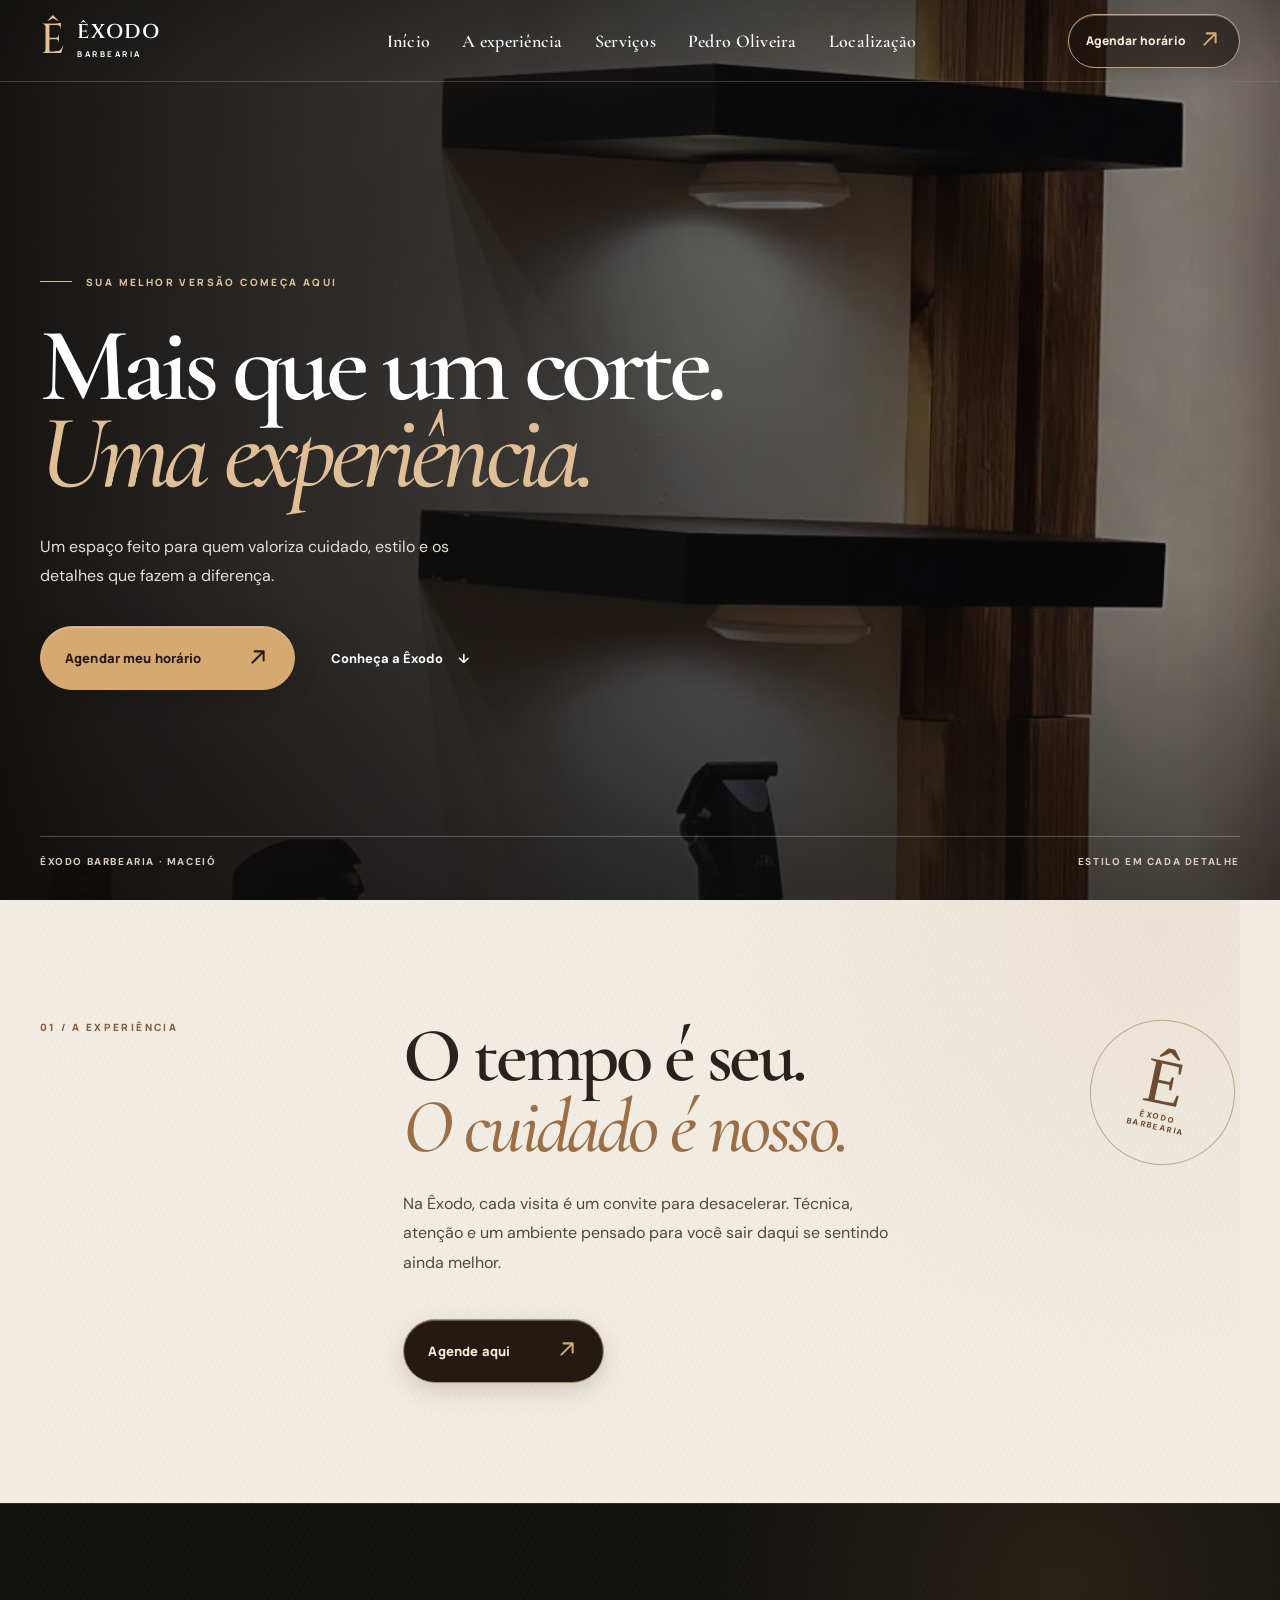
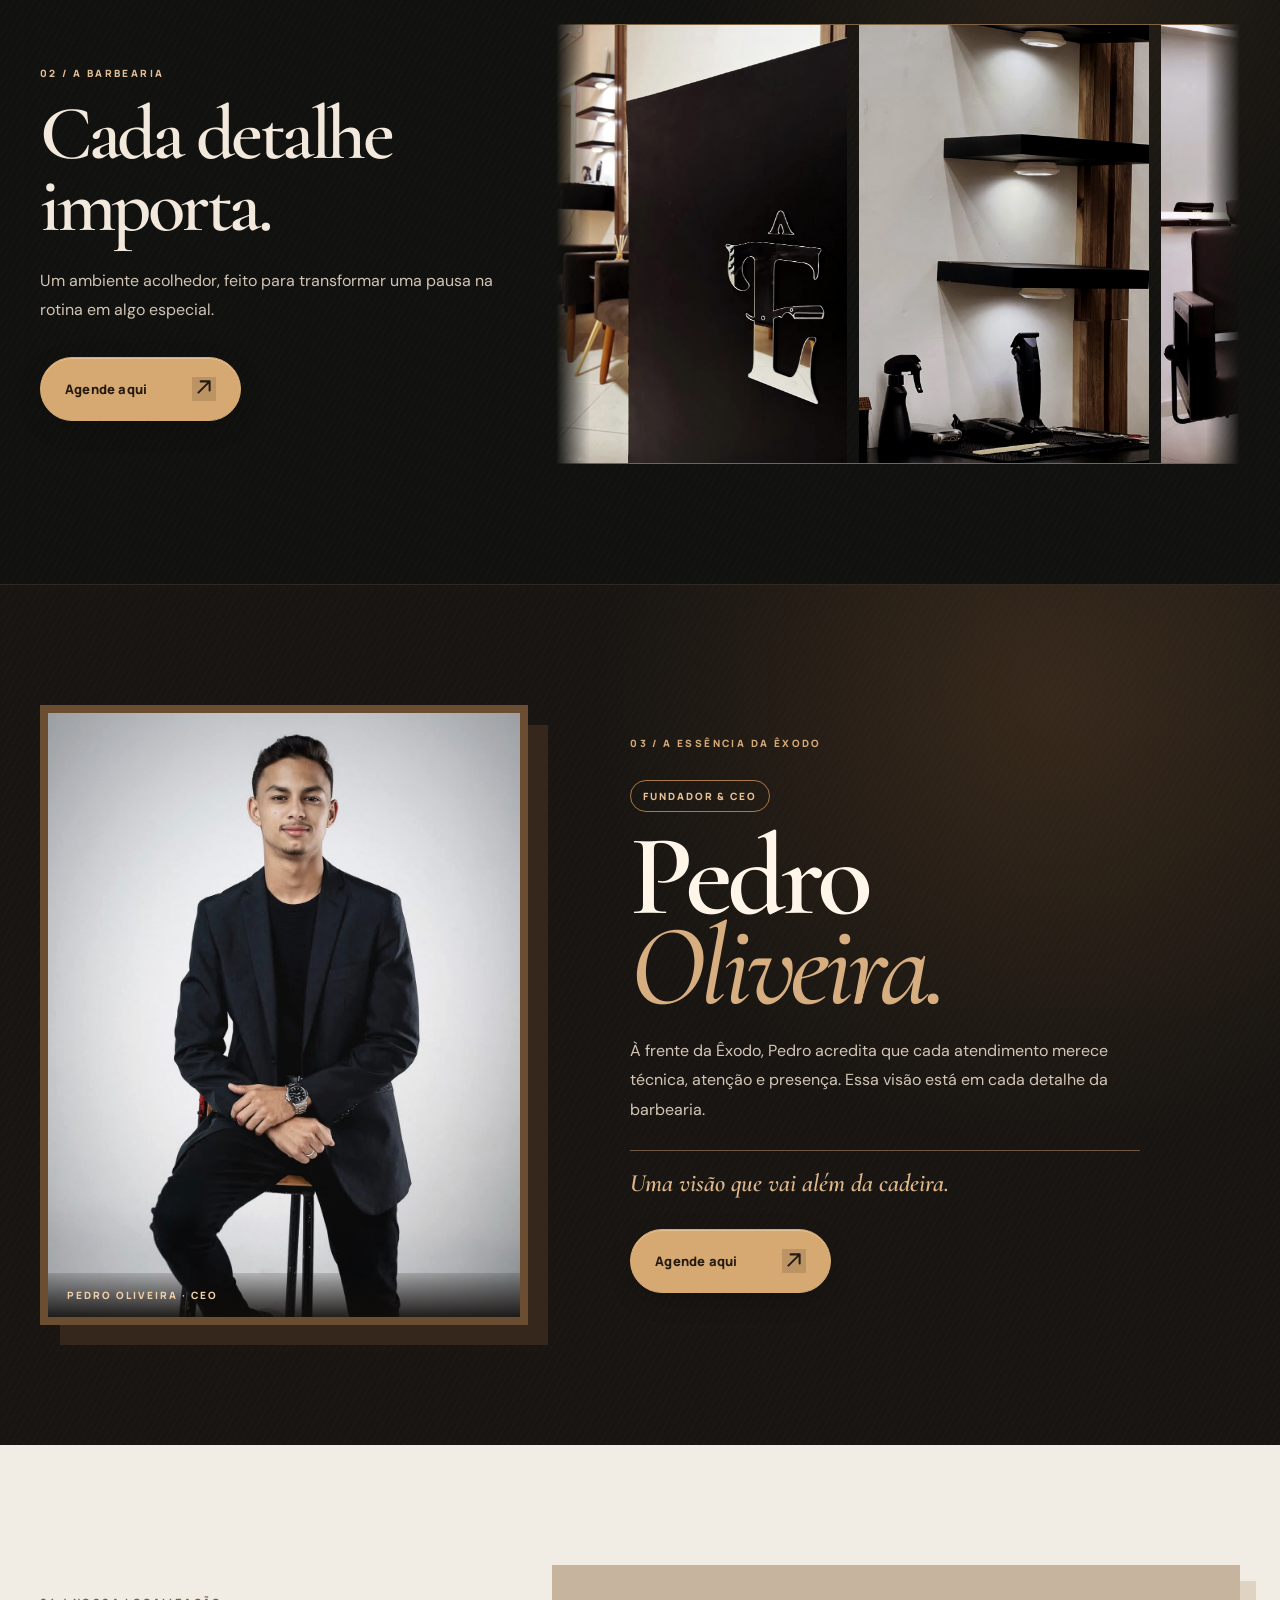
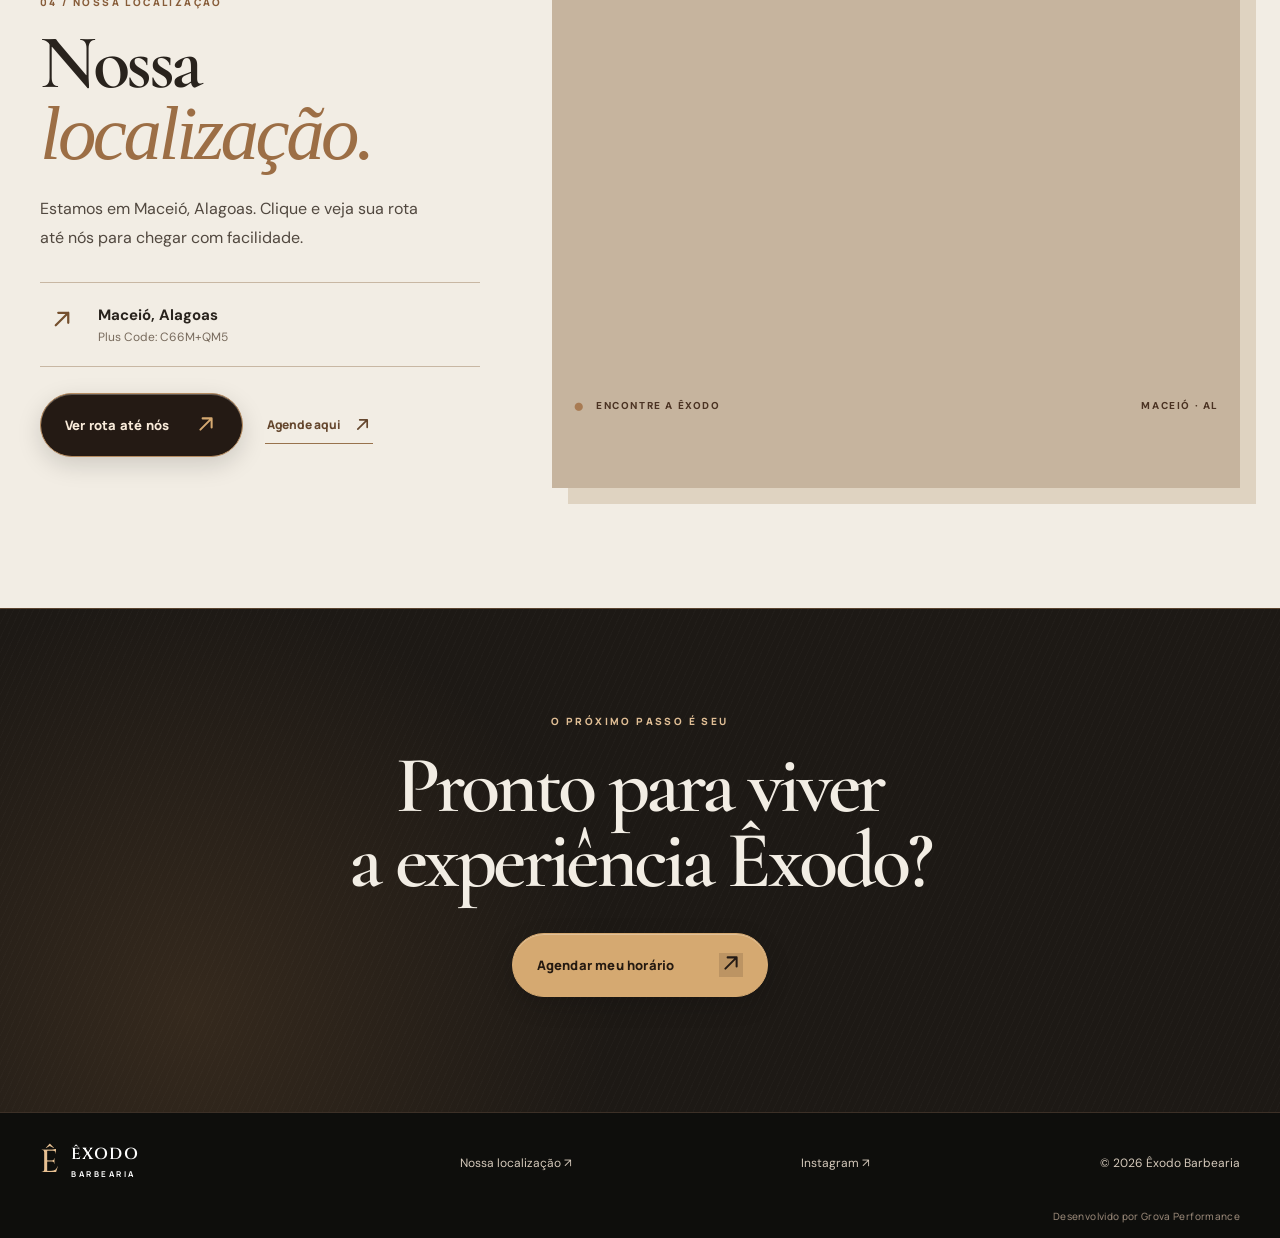
<file: index.html>
<!doctype html>
<html lang="pt-BR">
<head>
  <meta charset="UTF-8" />
  <meta name="viewport" content="width=device-width, initial-scale=1" />
  <meta name="theme-color" content="#171411" />
  <meta name="description" content="Êxodo Barbearia — cuidado, técnica e presença em cada detalhe." />
  <title>Êxodo Barbearia — Seu estilo, seu momento</title>
  <link rel="preconnect" href="https://fonts.googleapis.com" />
  <link rel="preconnect" href="https://fonts.gstatic.com" crossorigin />
  <link href="https://fonts.googleapis.com/css2?family=Cinzel:wght@500;600;700&family=Cormorant+Garamond:ital,wght@0,500;0,600;0,700;1,500;1,600&family=DM+Sans:wght@400;500;600;700&family=Manrope:wght@400;500;600;700;800&display=swap" rel="stylesheet" />
  <link rel="stylesheet" href="styles.css" />
  <link rel="stylesheet" href="premium.css" />
</head>
<body>
  <header class="site-header">
    <a class="brand" href="#inicio" aria-label="Êxodo Barbearia, início"><span class="brand-mark">Ê</span><span class="brand-name">ÊXODO <small>BARBEARIA</small></span></a>
    <nav id="navigation" aria-label="Navegação principal"><a href="#inicio">Início</a><a href="#experiencia">A experiência</a><a href="agendamento.html">Serviços</a><a href="#pedro">Pedro Oliveira</a><a href="#localizacao">Localização</a></nav>
    <a class="header-cta" href="agendamento.html">Agendar horário <span>↗</span></a>
    <button class="menu-toggle" aria-label="Abrir menu" aria-expanded="false">☰</button>
  </header>
  <main>
    <section class="hero" id="inicio">
      <div class="hero-image" role="img" aria-label="Interior da Êxodo Barbearia"></div><video class="hero-video" autoplay muted loop playsinline preload="metadata" poster="estrutura-exodo2.jpeg" aria-hidden="true"><source src="video-exodo-estrutura-ambiente.mp4" type="video/mp4" /></video>
      <div class="hero-overlay"></div>
      <div class="hero-content wrap"><div class="eyebrow"><span class="line"></span> SUA MELHOR VERSÃO COMEÇA AQUI</div><h1>Mais que um corte.<br><em>Uma experiência.</em></h1><p>Um espaço feito para quem valoriza cuidado, estilo e os detalhes que fazem a diferença.</p><div class="hero-actions"><a class="button button-light" href="agendamento.html">Agendar meu horário <span>↗</span></a><a class="text-link" href="#experiencia">Conheça a Êxodo <span>↓</span></a></div></div>
      <div class="hero-bottom wrap"><span>ÊXODO BARBEARIA · MACEIÓ</span><span>ESTILO EM CADA DETALHE</span></div>
    </section>
    <section class="intro section wrap" id="experiencia"><div class="section-label">01 / A EXPERIÊNCIA</div><div><h2>O tempo é seu.<br><span>O cuidado é nosso.</span></h2><p>Na Êxodo, cada visita é um convite para desacelerar. Técnica, atenção e um ambiente pensado para você sair daqui se sentindo ainda melhor.</p><a href="agendamento.html" class="button button-dark intro-booking">Agende aqui <span>↗</span></a></div><div class="intro-stamp"><span>Ê</span><small>ÊXODO<br>BARBEARIA</small></div></section>
    <section class="space section" id="espaco"><div class="wrap space-layout"><div class="space-copy"><div class="section-label">02 / A BARBEARIA</div><h2>Cada detalhe<br>importa.</h2><p>Um ambiente acolhedor, feito para transformar uma pausa na rotina em algo especial.</p><a class="button button-dark" href="agendamento.html">Agende aqui <span>↗</span></a></div><div class="space-gallery" aria-label="Ambientes da Êxodo Barbearia"><div class="space-gallery-track"><div class="space-gallery-group"><img src="estrutura-exodo.jpeg" alt="Recepção da Êxodo Barbearia" loading="lazy" /><img src="estrutura-exodo2.jpeg" alt="Cadeira e estação de atendimento da Êxodo" loading="lazy" /><img src="estrutura-exodo3.jpeg" alt="Detalhes do ambiente da Êxodo" loading="lazy" /></div><div class="space-gallery-group" aria-hidden="true"><img src="estrutura-exodo.jpeg" alt="" loading="lazy" /><img src="estrutura-exodo2.jpeg" alt="" loading="lazy" /><img src="estrutura-exodo3.jpeg" alt="" loading="lazy" /></div></div></div></div></section>
    <section class="founder section" id="pedro"><div class="wrap founder-layout"><div class="founder-photo"><img src="pedrooliveira-ceo-exodo.jpeg" alt="Pedro Oliveira, CEO da Êxodo Barbearia" /><span class="founder-photo-caption">PEDRO OLIVEIRA · CEO</span></div><div class="founder-copy"><div class="section-label">03 / A ESSÊNCIA DA ÊXODO</div><span class="founder-role">FUNDADOR &amp; CEO</span><h2>Pedro<br><em>Oliveira.</em></h2><p>À frente da Êxodo, Pedro acredita que cada atendimento merece técnica, atenção e presença. Essa visão está em cada detalhe da barbearia.</p><div class="founder-signature">Uma visão que vai além da cadeira.</div><a class="button button-light" href="agendamento.html">Agende aqui <span>↗</span></a></div></div></section>
    <section class="location section" id="localizacao"><div class="wrap location-layout"><div class="location-copy"><div class="section-label">04 / NOSSA LOCALIZAÇÃO</div><h2>Nossa<br><span>localização.</span></h2><p>Estamos em Maceió, Alagoas. Clique e veja sua rota até nós para chegar com facilidade.</p><div class="location-details"><span class="location-icon" aria-hidden="true">↗</span><div><strong>Maceió, Alagoas</strong><small>Plus Code: C66M+QM5</small></div></div><div class="location-actions"><a class="button button-dark location-button" href="https://maps.app.goo.gl/h9HuEcbDPDFx8FQZ6?g_st=ic" target="_blank" rel="noopener noreferrer" aria-label="Ver rota até a Êxodo no Google Maps">Ver rota até nós <span>↗</span></a><a class="location-booking-link" href="agendamento.html">Agende aqui <span>↗</span></a></div></div><div class="location-map"><iframe title="Mapa da localização da Êxodo em Maceió" src="https://www.google.com/maps?q=-9.5881111,-35.7657778&amp;z=16&amp;output=embed" loading="lazy" referrerpolicy="no-referrer-when-downgrade" allowfullscreen></iframe><div class="map-caption"><span class="map-pin" aria-hidden="true">●</span><span>ENCONTRE A ÊXODO</span><span>MACEIÓ · AL</span></div></div></div></section>
    <section class="final-cta"><div class="wrap"><div class="section-label">O PRÓXIMO PASSO É SEU</div><h2>Pronto para viver<br>a experiência Êxodo?</h2><a class="button button-light" href="agendamento.html">Agendar meu horário <span>↗</span></a></div></section>
  </main>
  <a class="mobile-booking-cta" href="agendamento.html" aria-label="Agende aqui: abrir agendamento">Agende aqui <span>↗</span></a>
  <footer><div class="wrap footer-inner"><a class="brand" href="#inicio"><span class="brand-mark">Ê</span><span class="brand-name">ÊXODO <small>BARBEARIA</small></span></a><a href="#localizacao">Nossa localização ↗</a><a href="https://www.instagram.com/exodobarbearia_mcz/" target="_blank" rel="noopener noreferrer">Instagram ↗</a><span>© 2026 Êxodo Barbearia</span><small class="footer-credit">Desenvolvido por Grova Performance</small></div></footer>
  <script src="button-effects.js"></script>
  <script src="script.js"></script>
</body>
</html>
</file>
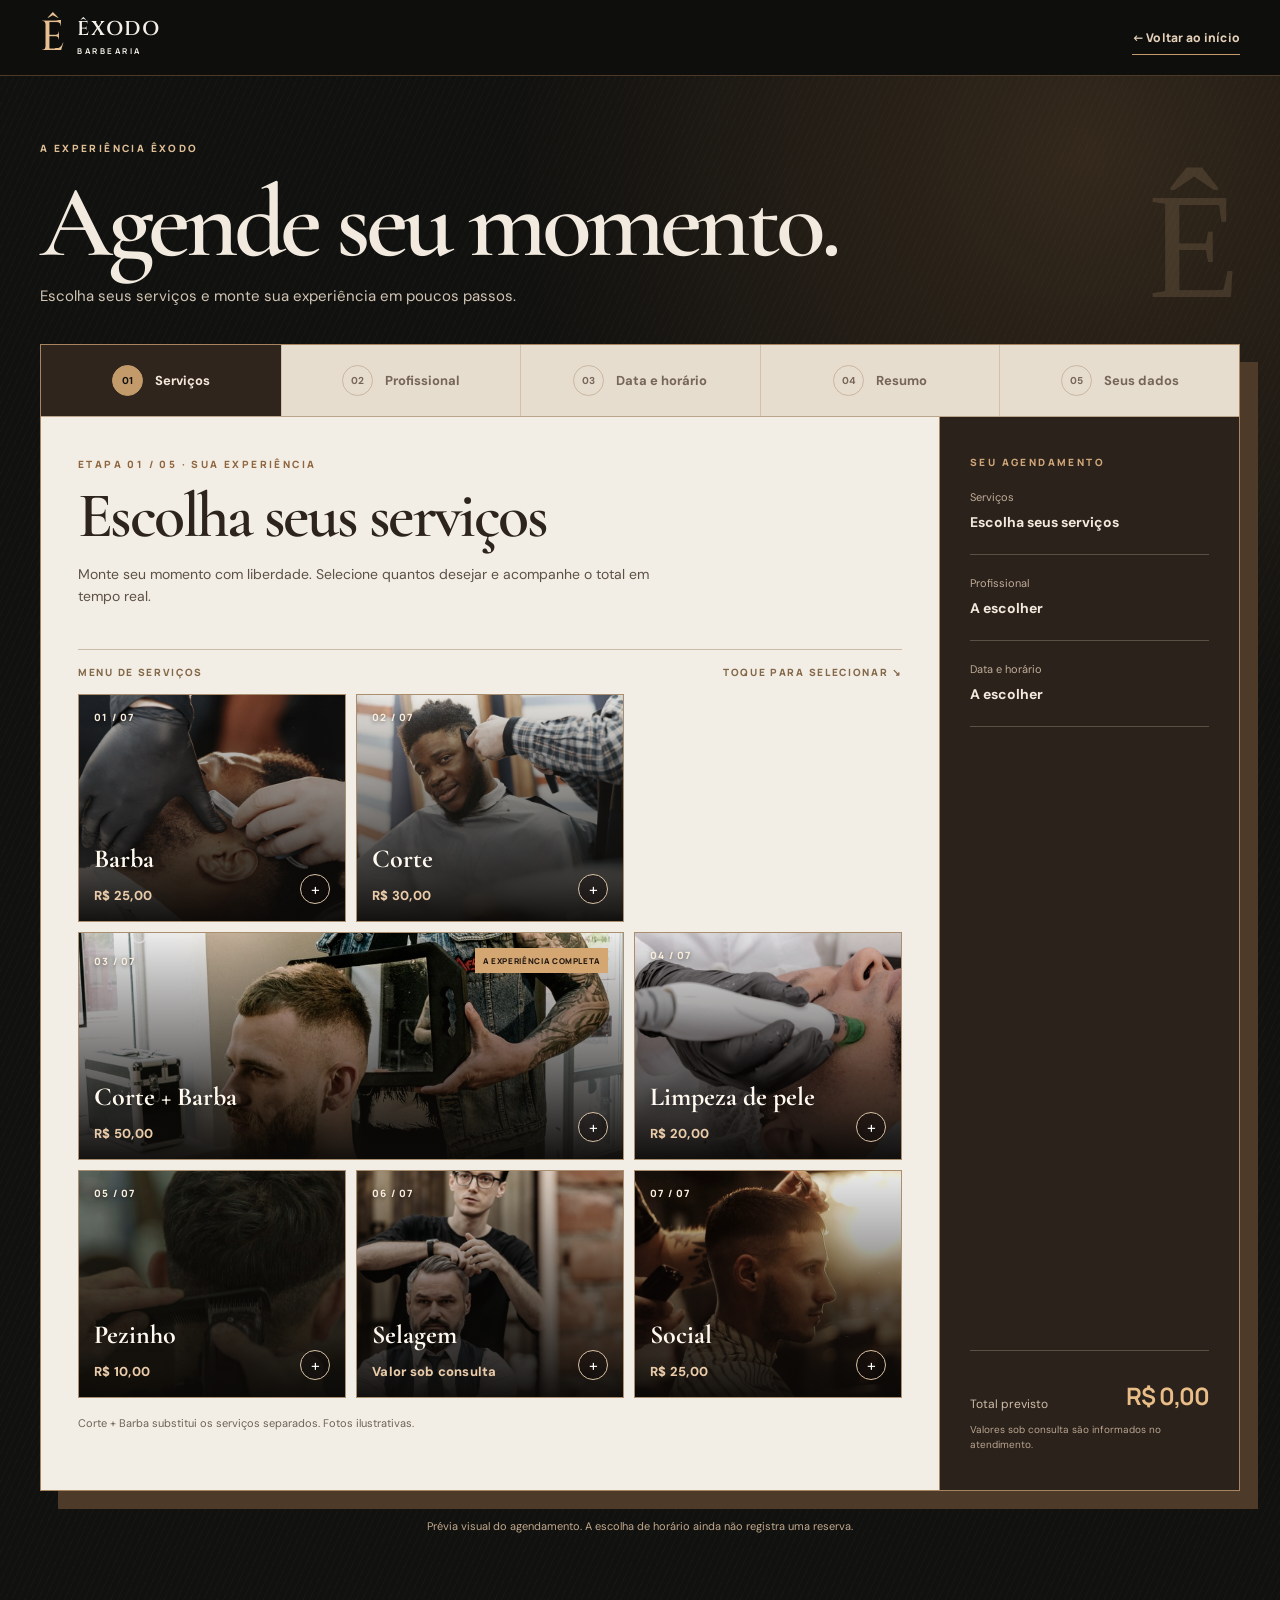
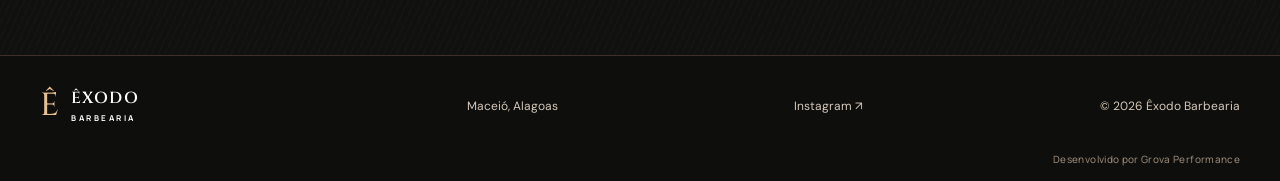
<file: agendamento.html>
<!doctype html>
<html lang="pt-BR">
<head>
  <meta charset="UTF-8" />
  <meta name="viewport" content="width=device-width, initial-scale=1" />
  <meta name="theme-color" content="#171411" />
  <meta name="description" content="Escolha os serviços e personalize seu atendimento na Êxodo Barbearia." />
  <title>Agendamento — Êxodo Barbearia</title>
  <link rel="preconnect" href="https://fonts.googleapis.com" />
  <link rel="preconnect" href="https://fonts.gstatic.com" crossorigin />
  <link href="https://fonts.googleapis.com/css2?family=Cinzel:wght@500;600;700&family=Cormorant+Garamond:ital,wght@0,500;0,600;0,700;1,500;1,600&family=DM+Sans:wght@400;500;600;700&family=Manrope:wght@400;500;600;700;800&display=swap" rel="stylesheet" />
  <link rel="stylesheet" href="styles.css" />
  <link rel="stylesheet" href="booking.css" />
  <link rel="stylesheet" href="premium.css" />
</head>
<body class="booking-page">
  <header class="booking-page-header"><div class="wrap booking-page-header-inner"><a class="brand" href="index.html" aria-label="Voltar para a página inicial da Êxodo"><span class="brand-mark">Ê</span><span class="brand-name">ÊXODO <small>BARBEARIA</small></span></a><a class="booking-home-link" href="index.html">← Voltar ao início</a></div></header>
  <main>
    <section class="booking-section section" id="agendamento" aria-labelledby="booking-title"><div class="wrap"><div class="booking-heading"><div><div class="section-label">A EXPERIÊNCIA ÊXODO</div><h1 id="booking-title">Agende seu momento.</h1><p>Escolha seus serviços e monte sua experiência em poucos passos.</p></div><div class="booking-heading-mark" aria-hidden="true">Ê</div></div><div class="booking-shell"><nav class="booking-progress" aria-label="Etapas do agendamento"><button type="button" class="progress-step is-active" data-step-nav="1"><span>01</span> Serviços</button><button type="button" class="progress-step" data-step-nav="2"><span>02</span> Profissional</button><button type="button" class="progress-step" data-step-nav="3"><span>03</span> Data e horário</button><button type="button" class="progress-step" data-step-nav="4"><span>04</span> Resumo</button><button type="button" class="progress-step" data-step-nav="5"><span>05</span> Seus dados</button></nav><div class="booking-body"><div class="booking-main"><div id="booking-step-content" aria-live="polite"></div><div class="booking-actions"><button type="button" class="booking-back" id="booking-back">← Voltar</button><button type="button" class="button button-dark" id="booking-next">Continuar agendamento <span>↗</span></button></div><p class="booking-feedback" id="booking-feedback" role="status" aria-live="polite"></p></div><aside class="booking-summary" aria-label="Resumo do agendamento"><span class="summary-kicker">SEU AGENDAMENTO</span><div id="booking-summary-content"></div><div class="summary-total"><span>Total previsto</span><strong id="booking-total">R$ 0,00</strong></div><small>Valores sob consulta são informados no atendimento.</small></aside></div></div><p class="booking-page-note">Prévia visual do agendamento. A escolha de horário ainda não registra uma reserva.</p></div></section>
  </main>
  <dialog class="booking-complete" id="booking-complete" aria-labelledby="complete-title"><div class="complete-mark" aria-hidden="true">✓</div><span class="summary-kicker">EXPERIÊNCIA ÊXODO</span><h2 id="complete-title">Obrigado por escolher a Êxodo.</h2><p>Suas escolhas e seus dados foram confirmados nesta prévia. O horário ainda não está reservado, pois o agendamento online será ativado em breve.</p><div class="complete-actions"><button type="button" class="button button-dark" id="complete-close">Fechar <span>×</span></button><a href="index.html" class="complete-home">Voltar ao início ↗</a></div></dialog>
  <footer><div class="wrap footer-inner"><a class="brand" href="index.html"><span class="brand-mark">Ê</span><span class="brand-name">ÊXODO <small>BARBEARIA</small></span></a><span>Maceió, Alagoas</span><a href="https://www.instagram.com/exodobarbearia_mcz/" target="_blank" rel="noopener noreferrer">Instagram ↗</a><span>© 2026 Êxodo Barbearia</span><small class="footer-credit">Desenvolvido por Grova Performance</small></div></footer>
  <script src="button-effects.js"></script>
  <script src="booking-config.js"></script>
  <script src="booking.js"></script>
</body>
</html>
</file>
<file: styles.css>
:root{--ink:#171411;--brown:#4b3323;--tan:#a87b53;--cream:#f4efe8;--paper:#e9e0d4;--line:#d7c9b8}*{box-sizing:border-box}html{scroll-behavior:smooth}body{margin:0;background:var(--cream);color:var(--ink);font-family:'DM Sans',sans-serif}button,a{font:inherit}button{cursor:pointer}a{color:inherit;text-decoration:none}.wrap{width:min(1200px,calc(100% - 64px));margin:auto}.site-header{height:82px;position:absolute;top:0;left:0;right:0;z-index:10;display:flex;align-items:center;gap:40px;padding:0 max(32px,calc((100vw - 1200px)/2));color:white;border-bottom:1px solid #ffffff35}.brand{display:flex;align-items:center;gap:10px;min-width:190px}.brand-mark{font-family:Georgia,serif;font-weight:bold;font-size:42px;line-height:1}.brand-name{font-family:Manrope,sans-serif;font-size:17px;font-weight:800;letter-spacing:.15em;line-height:1.05}.brand-name small{display:block;font-size:8px;letter-spacing:.45em;margin-top:5px}.site-header nav{display:flex;align-items:center;gap:32px;margin:auto;font-size:13px;font-weight:600}.site-header nav a:hover,.text-link:hover{color:#dcc3a6}.header-cta{border:1px solid #fff8;background:transparent;color:white;padding:12px 17px;font-size:12px;font-weight:700;white-space:nowrap}.header-cta span{margin-left:14px}.header-cta:hover{background:white;color:var(--ink)}.menu-toggle{display:none;border:0;background:none;color:white;font-size:28px}.hero{min-height:770px;height:100vh;max-height:950px;position:relative;color:white;display:flex;align-items:center}.hero-image,.hero-overlay{position:absolute;inset:0}.hero-image{background:url('estrutura-exodo2.jpeg') center 48%/cover}.hero-overlay{background:linear-gradient(90deg,rgba(15,12,10,.88) 0%,rgba(15,12,10,.68) 42%,rgba(15,12,10,.25) 100%),linear-gradient(0deg,rgba(15,12,10,.44),transparent 35%)}.hero-content{position:relative;z-index:1;padding-top:65px}.eyebrow,.section-label,.modal-label{font-size:11px;font-weight:800;letter-spacing:.24em}.eyebrow{display:flex;align-items:center;gap:14px;color:#e5c9a8}.line{width:32px;height:1px;background:currentColor}.hero h1,h2{font-family:Manrope,sans-serif;letter-spacing:-.055em}.hero h1{font-size:clamp(50px,6.8vw,100px);line-height:1.04;margin:26px 0}.hero h1 em{font-family:Georgia,serif;font-weight:400;letter-spacing:-.065em;color:#e1c6a7}.hero-content p{font-size:17px;line-height:1.7;max-width:480px;color:#e8e1da}.hero-actions{display:flex;align-items:center;gap:36px;margin-top:36px}.button{border:0;padding:19px 24px;font-weight:800;font-size:13px;display:inline-flex;gap:45px;align-items:center;justify-content:space-between}.button span{font-size:19px;font-weight:400}.button-light{background:#f3eee7;color:var(--ink)}.button-dark{background:var(--brown);color:white}.button:hover{transform:translateY(-2px)}.text-link{font-size:13px;font-weight:700}.text-link span{margin-left:12px}.hero-bottom{position:absolute;bottom:32px;left:0;right:0;z-index:1;display:flex;justify-content:space-between;font-size:10px;font-weight:700;letter-spacing:.16em;color:#ddd0c2}.section{padding-top:120px;padding-bottom:120px}.section-label{color:var(--tan)}.intro{display:grid;grid-template-columns:1fr 2fr 150px;gap:40px;align-items:start}.intro h2,.section-top h2,.space h2,.founder h2,.final-cta h2{font-size:clamp(40px,5vw,68px);line-height:1.12;margin:0 0 26px}.intro h2 span{font-family:Georgia,serif;font-weight:400;font-style:italic;color:var(--tan)}.intro p,.space p,.founder p{max-width:510px;font-size:16px;line-height:1.8;color:#65594f}.underline-link{display:inline-flex;border-bottom:1px solid var(--brown);padding:18px 0 8px;margin-top:8px;font-size:13px;font-weight:700;gap:30px}.intro-stamp{border:1px solid var(--line);border-radius:50%;width:145px;height:145px;display:flex;flex-direction:column;align-items:center;justify-content:center;transform:rotate(12deg);color:var(--brown)}.intro-stamp span{font-family:Georgia,serif;font-size:65px;line-height:.9}.intro-stamp small{text-align:center;font-size:8px;font-weight:800;letter-spacing:.2em}.services{background:var(--ink);color:white}.section-top{display:flex;align-items:end;justify-content:space-between;gap:30px;margin-bottom:48px}.section-top h2{margin:15px 0 0}.section-top p{width:300px;line-height:1.7;color:#bcb0a5;font-size:14px}.service-grid{display:grid;grid-template-columns:repeat(3,1fr);gap:16px}.service-card{background:#241e19;border:1px solid #4e4138;color:white;min-height:335px;text-align:left;padding:26px;display:flex;flex-direction:column;position:relative;overflow:hidden;transition:background .2s,transform .2s}.service-card:hover{background:#33281f;transform:translateY(-4px)}.service-number{font-size:12px;color:#bc9776}.service-art{font-family:Georgia,serif;font-size:150px;line-height:1;margin:auto;color:#a98462;opacity:.55;transform:rotate(-20deg)}.service-art.razor{font-size:210px}.service-art.combo{font-size:180px;transform:none}.service-info{display:flex;flex-direction:column;gap:8px}.service-info strong{font-family:Manrope,sans-serif;font-size:22px}.service-info small{font-size:12px;color:#bdb2a8}.service-arrow{position:absolute;right:27px;bottom:31px;font-size:22px}.service-note{color:#9e9185;font-size:11px;margin:22px 0 0}.space{background:var(--paper)}.space-layout{display:grid;grid-template-columns: .8fr 1.2fr;gap:60px;align-items:center}.space h2{margin-top:18px}.space-copy p{margin-bottom:32px}.space-gallery{height:500px;display:grid;grid-template-columns:1fr 1fr;grid-template-rows:1fr 1fr;gap:12px}.space-gallery img{width:100%;height:100%;object-fit:cover}.space-gallery img:first-child{grid-row:span 2}.founder-layout{display:grid;grid-template-columns:.75fr 1fr;gap:100px;align-items:center}.founder-photo{height:520px;overflow:hidden;background:#ded9d3}.founder-photo img{height:100%;width:100%;object-fit:cover;object-position:center 23%}.founder h2{margin-top:18px}.founder-name{border-top:1px solid var(--line);padding-top:22px;margin-top:35px;font-weight:800}.founder-name span{color:var(--tan);font-size:12px;font-weight:500}.final-cta{background:var(--brown);color:white;text-align:center;padding:105px 0 115px}.final-cta .section-label{color:#d4ae88}.final-cta h2{margin:20px 0 35px}footer{background:#161310;color:#d5c9bb}.footer-inner{min-height:125px;display:flex;align-items:center;justify-content:space-between;gap:25px;font-size:12px}footer .brand{color:white}footer .brand-mark{font-size:32px}footer .brand-name{font-size:13px}footer .brand-name small{font-size:6px}dialog{border:0;width:min(520px,calc(100% - 32px));padding:44px;background:var(--cream);color:var(--ink);box-shadow:0 30px 100px #0009}dialog::backdrop{background:#100d0ac9}.modal-close{position:absolute;right:20px;top:14px;background:none;border:0;font-size:30px;color:var(--brown)}dialog h2{font-size:36px;line-height:1.12;margin:18px 0}dialog p{color:#73675d;line-height:1.6;font-size:14px}.booking-options{display:grid;gap:8px;margin:28px 0}.booking-options button{background:white;border:1px solid var(--line);padding:17px;text-align:left;display:flex;justify-content:space-between;font-weight:700}.booking-options button:hover,.booking-options button.selected{border-color:var(--brown);background:#ece0d3}.booking-selection{font-size:13px;font-weight:700;color:var(--brown);margin-bottom:18px}.modal-disclaimer{display:block;font-size:11px;color:#81766b;line-height:1.5}@media(max-width:900px){.site-header{padding:0 24px}.site-header nav{gap:16px}.site-header nav a{font-size:11px}.header-cta{padding:10px}.intro{grid-template-columns:1fr 2fr}.intro-stamp{display:none}.founder-layout{gap:50px}}@media(max-width:680px){.wrap{width:calc(100% - 40px)}.site-header{height:70px;padding:0 20px;justify-content:space-between}.brand{min-width:auto}.brand-mark{font-size:35px}.brand-name{font-size:14px}.site-header nav{display:none;position:absolute;top:70px;left:0;right:0;background:var(--ink);padding:22px;flex-direction:column;align-items:stretch;gap:0}.site-header nav.open{display:flex}.site-header nav a{padding:13px 0;font-size:15px}.header-cta{display:none}.menu-toggle{display:block}.hero{min-height:690px;height:88vh}.hero-image{background-position:58% center}.hero-overlay{background:linear-gradient(90deg,#100d0bd9,#100d0b65),linear-gradient(0deg,#100d0b90,transparent 40%)}.hero-content{padding-top:60px}.hero h1{font-size:clamp(46px,12vw,68px)}.hero-content p{font-size:14px;max-width:340px}.hero-actions{align-items:flex-start;flex-direction:column;gap:24px}.hero-bottom span:last-child{display:none}.section{padding-top:80px;padding-bottom:80px}.intro,.space-layout,.founder-layout{display:block}.intro>.section-label{margin-bottom:28px}.intro h2,.section-top h2,.space h2,.founder h2,.final-cta h2{font-size:42px}.section-top{display:block}.section-top p{width:auto}.service-grid{grid-template-columns:1fr}.service-card{min-height:220px}.service-art{font-size:95px}.service-art.razor{font-size:120px}.service-art.combo{font-size:110px}.space-gallery{height:380px;margin-top:45px}.founder-photo{height:380px;margin-bottom:40px}.final-cta{padding:85px 0}.footer-inner{padding:35px 0;display:grid;grid-template-columns:1fr 1fr}.footer-inner .brand{grid-column:span 2}}

.location{background:#f5f0e9}.location-layout{display:grid;grid-template-columns:.78fr 1.22fr;gap:72px;align-items:center}.location h2{margin:18px 0 24px}.location h2 span{font-family:Georgia,serif;font-style:italic;font-weight:400;color:var(--tan)}.location-copy>p{font-size:16px;line-height:1.8;color:#65594f;max-width:400px;margin:0 0 30px}.location-details{display:flex;align-items:center;gap:15px;padding:20px 0;border-top:1px solid var(--line);border-bottom:1px solid var(--line);margin-bottom:26px}.location-icon{width:43px;height:43px;display:grid;place-items:center;border-radius:50%;background:#e7d8c8;color:var(--brown);font-size:22px}.location-details strong,.location-details small{display:block}.location-details strong{font-size:15px}.location-details small{font-size:12px;color:#786b5d;margin-top:4px}.location-button{gap:25px}.location-map{min-height:475px;position:relative;background:#d9cdbf;padding:10px 10px 58px;box-shadow:14px 14px 0 #e3d6c6}.location-map iframe{border:0;width:100%;height:407px;display:block;filter:grayscale(.35) contrast(.95)}.map-caption{height:48px;display:flex;align-items:center;gap:10px;padding:0 11px;font-size:10px;font-weight:800;letter-spacing:.16em;color:var(--brown)}.map-caption span:last-child{margin-left:auto}.map-pin{font-size:19px;color:var(--tan)}@media(max-width:900px){.location-layout{gap:35px}}@media(max-width:680px){.location-layout{display:block}.location-copy{margin-bottom:40px}.location-map{min-height:360px;padding-bottom:55px;box-shadow:8px 8px 0 #e3d6c6}.location-map iframe{height:300px}.map-caption{font-size:9px}}
/* Vídeo, movimento e fluxo de agendamento */
.hero-video{position:absolute;inset:0;width:100%;height:100%;object-fit:cover;object-position:center;z-index:0}.hero-overlay{z-index:1;background:linear-gradient(90deg,rgba(15,12,10,.9) 0%,rgba(15,12,10,.68) 48%,rgba(15,12,10,.38) 100%),linear-gradient(0deg,rgba(15,12,10,.52),transparent 35%)}.hero-content,.hero-bottom{z-index:2}.will-reveal{opacity:0;transform:translateY(20px);transition:opacity .7s ease,transform .7s cubic-bezier(.2,.75,.25,1)}.will-reveal.is-visible{opacity:1;transform:none}.service-card:nth-child(2){transition-delay:.08s}.service-card:nth-child(3){transition-delay:.16s}.booking-section{background:#ded2c3;scroll-margin-top:10px}.booking-heading{display:flex;justify-content:space-between;align-items:end;margin-bottom:38px}.booking-heading h2{font-size:clamp(42px,5.3vw,68px);line-height:1.1;margin:14px 0 12px}.booking-heading p{color:#65594f;font-size:15px;margin:0}.booking-heading-mark{font-family:Georgia,serif;font-size:110px;line-height:.8;color:#c5b09b;opacity:.65}.booking-shell{background:#f5f0e9;border:1px solid #cab9a6;box-shadow:16px 16px 0 #c6b29b}.booking-progress{display:grid;grid-template-columns:repeat(4,1fr);border-bottom:1px solid #d8c9b8}.progress-step{border:0;background:transparent;text-align:left;padding:23px 26px;color:#8f8070;font-size:13px;font-weight:700;display:flex;align-items:center;gap:12px;white-space:nowrap}.progress-step+.progress-step{border-left:1px solid #e4d9cb}.progress-step span{width:31px;height:31px;border:1px solid #c9b7a2;border-radius:50%;display:grid;place-items:center;font-size:10px}.progress-step.is-active{background:#ede3d6;color:#4b3323}.progress-step.is-active span,.progress-step.is-done span{background:#4b3323;color:#fff;border-color:#4b3323}.progress-step.is-done{color:#4b3323}.progress-step:disabled{cursor:default}.booking-body{display:grid;grid-template-columns:minmax(0,1fr) 320px}.booking-main{padding:38px 42px 32px;min-width:0}.booking-summary{border-left:1px solid #dacaba;background:#eee5da;padding:38px 30px;display:flex;flex-direction:column;min-height:540px}.summary-kicker,.step-intro>span{font-size:10px;letter-spacing:.19em;font-weight:800;color:#a27b5c}.step-intro h3{font-family:Manrope,sans-serif;font-size:clamp(29px,3vw,40px);letter-spacing:-.045em;margin:10px 0}.step-intro p{color:#776a5d;line-height:1.6;font-size:13px;max-width:560px;margin:0 0 27px}.booking-service-grid{display:grid;grid-template-columns:repeat(2,minmax(0,1fr));gap:10px}.booking-service-card{background:#fffdfa;border:1px solid #dfd3c5;min-height:108px;text-align:left;position:relative;padding:19px 49px 18px 19px;display:grid;grid-template-columns:34px 1fr;column-gap:11px;align-content:center;transition:border-color .2s,background .2s,transform .2s}.booking-service-card:hover{border-color:#9b7655;transform:translateY(-2px)}.booking-service-card.selected{border-color:#4b3323;background:#eee3d6}.booking-service-symbol{font-family:Georgia,serif;font-size:29px;grid-row:span 2;color:#9f7a58;align-self:center}.booking-service-name{font-weight:800;font-size:14px}.booking-service-price{font-size:12px;color:#766555;margin-top:6px}.booking-check{position:absolute;right:17px;top:17px;width:24px;height:24px;border-radius:50%;border:1px solid #cdbda9;display:grid;place-items:center;font-size:16px;color:#765640}.selected .booking-check{background:#4b3323;color:white;border-color:#4b3323}.booking-actions{display:flex;align-items:center;justify-content:space-between;gap:12px;margin-top:28px}.booking-back{border:0;background:none;color:#5b4331;padding:12px 0;font-size:13px;font-weight:800}.booking-back[hidden]{visibility:hidden;display:block}.booking-actions .button{padding:15px 19px;gap:25px}.booking-actions .button:disabled{opacity:.55;cursor:not-allowed;transform:none}.booking-feedback{color:#9b3e2e;font-size:12px;min-height:18px;margin:12px 0 0}.summary-row{padding:21px 0;border-bottom:1px solid #d9c9b9;display:grid;gap:8px}.summary-row span{font-size:11px;color:#8f7e6c}.summary-row strong{font-size:14px;line-height:1.5;overflow-wrap:anywhere}.summary-total{margin-top:auto;display:flex;align-items:end;justify-content:space-between;gap:10px;padding-top:28px}.summary-total span{font-size:12px;color:#6d5d4e}.summary-total strong{font-family:Manrope,sans-serif;font-size:24px;letter-spacing:-.05em;text-align:right}.booking-summary>small{color:#92806e;font-size:10px;line-height:1.5;margin-top:10px}.field-title{font-weight:800;font-size:13px;margin:25px 0 13px}.field-title small{font-weight:500;color:#9a806a;margin-left:5px}.barber-grid{display:grid;grid-template-columns:1fr 1fr;gap:10px}.barber-card{border:1px solid #dfd3c5;background:white;display:flex;align-items:center;gap:12px;text-align:left;padding:10px;min-width:0}.barber-card.selected{border-color:#4b3323;background:#eee3d6}.barber-card img,.barber-avatar{width:52px;height:52px;object-fit:cover;object-position:center 20%;border-radius:50%;flex:none}.barber-avatar{display:grid;place-items:center;background:#d7c7b6;color:#6b513d;font:28px Georgia,serif}.barber-card strong,.barber-card small{display:block}.barber-card strong{font-size:13px}.barber-card small{font-size:10px;color:#8c7967;margin-top:3px}.barber-radio{width:15px;height:15px;border:1px solid #bfae9c;border-radius:50%;margin-left:auto;flex:none}.barber-card.selected .barber-radio{background:#4b3323;box-shadow:inset 0 0 0 3px #eee3d6}.date-strip{display:flex;gap:8px;overflow-x:auto;scrollbar-width:thin;padding:0 0 10px}.date-pill{border:1px solid #d8c7b6;background:white;min-width:60px;height:68px;display:grid;place-content:center;gap:4px;text-align:center}.date-pill.selected,.time-pill.selected{background:#4b3323;color:white;border-color:#4b3323}.date-pill small{text-transform:uppercase;font-size:10px}.date-pill strong{font-size:18px}.date-field{display:flex;align-items:center;justify-content:space-between;gap:12px;font-size:12px;color:#766555}.date-field input{border:1px solid #d8c7b6;background:white;color:#4b3323;padding:9px;font:inherit;max-width:175px}.time-grid{display:grid;grid-template-columns:repeat(4,1fr);gap:8px}.time-pill{border:1px solid #d8c7b6;background:white;color:#4b3323;padding:13px 5px;font-weight:800;font-size:12px}.preview-note{font-size:11px;color:#8a7662;line-height:1.5;margin:17px 0 0}.identity-fields{display:grid;gap:18px;max-width:520px}.identity-fields label{display:grid;gap:9px;font-weight:800;font-size:12px}.identity-fields input{width:100%;border:1px solid #d8c7b6;background:white;color:#241b15;padding:16px;font:15px 'DM Sans',sans-serif;border-radius:0}.identity-fields input:focus,.date-field input:focus{outline:2px solid #9f7a58;outline-offset:2px}.review-list{border-top:1px solid #d8c7b6}.review-list>div{padding:15px 0;border-bottom:1px solid #d8c7b6;display:grid;grid-template-columns:140px 1fr;gap:15px;font-size:13px}.review-list span{color:#897766}.review-list strong{font-weight:800;line-height:1.5}.review-notice{background:#ece2d6;border-left:3px solid #9f7a58;padding:15px;margin-top:25px;color:#705a45;font-size:12px;line-height:1.6}@media(max-width:900px){.booking-body{grid-template-columns:minmax(0,1fr) 260px}.booking-main{padding:30px 25px}.booking-summary{padding:30px 22px}.progress-step{padding:18px 12px;font-size:11px;gap:6px}}@media(max-width:680px){.hero-video{object-position:58% center}.hero-overlay{background:linear-gradient(90deg,#100d0bd9,#100d0b7a),linear-gradient(0deg,#100d0b99,transparent 42%)}.booking-heading-mark{display:none}.booking-heading h2{font-size:43px}.booking-shell{box-shadow:8px 8px 0 #c6b29b}.booking-progress{grid-template-columns:repeat(4,1fr)}.progress-step{padding:12px 3px 13px;justify-content:center;display:grid;text-align:center;gap:5px;font-size:9px;white-space:normal}.progress-step span{margin:auto;width:26px;height:26px}.booking-body{display:flex;flex-direction:column}.booking-main{padding:27px 18px 24px}.booking-summary{order:-1;min-height:auto;border-left:0;border-bottom:1px solid #d8c7b6;padding:18px;display:block}.booking-summary #booking-summary-content{display:none}.booking-summary .summary-total{padding:0;margin:0;align-items:center}.booking-summary>small{display:none}.booking-service-grid{gap:8px}.booking-service-card{min-height:105px;padding:15px 32px 14px 12px;grid-template-columns:1fr}.booking-service-symbol{display:none}.booking-service-name{font-size:13px}.booking-check{top:12px;right:10px;width:20px;height:20px}.booking-actions .button{padding:14px 12px;gap:10px;font-size:11px}.barber-card{gap:8px}.barber-card img,.barber-avatar{width:40px;height:40px}.barber-card small{font-size:9px}.barber-radio{display:none}.time-grid{grid-template-columns:repeat(4,1fr)}.review-list>div{grid-template-columns:100px 1fr}}@media(prefers-reduced-motion:reduce){*,*::before,*::after{scroll-behavior:auto!important;animation-duration:.01ms!important;transition-duration:.01ms!important}.hero-video{display:none}.will-reveal{opacity:1;transform:none}}
</file>
<file: premium.css>
/* Êxodo — identidade editorial e contraste */
:root {
  --ex-ink: #171512;
  --ex-black: #11110f;
  --ex-coffee: #29211b;
  --ex-paper: #f2ede4;
  --ex-ivory: #e6ddcf;
  --ex-gold: #c39a6a;
  --ex-gold-light: #e1bf96;
  --ex-text: #29231d;
  --ex-muted: #675d52;
  --ex-line: #cbbdab;
}
body { background: var(--ex-paper); color: var(--ex-text); font-family: 'DM Sans', sans-serif; }
::selection { background: var(--ex-gold); color: var(--ex-black); }
:focus-visible { outline: 2px solid var(--ex-gold); outline-offset: 3px; }
h1, h2, h3 { text-wrap: balance; }
.section-label, .eyebrow, .summary-kicker, .step-intro > span {
  font-family: 'Manrope', sans-serif;
  font-size: 10px;
  font-weight: 800;
  letter-spacing: .24em;
}
.section-label { color: #875c39; }
.button, .header-cta {
  transition: transform .25s ease, background-color .25s ease, color .25s ease, border-color .25s ease;
}
.button:hover, .header-cta:hover { transform: translateY(-3px); }
.button-dark { background: var(--ex-ink); color: var(--ex-paper); }
.button-dark:hover { background: #4b3526; }
.button-light { background: var(--ex-paper); color: var(--ex-ink); }
.button-light:hover { background: #e1c8aa; }

/* Página inicial */
.site-header { border-bottom-color: rgba(245,236,221,.22); background: linear-gradient(180deg,rgba(12,11,10,.28),transparent); }
.site-header nav { font-family:'Manrope',sans-serif; font-size:12px; letter-spacing:.015em; }
.site-header nav a { position:relative; padding:9px 0; }
.site-header nav a::after { content:''; position:absolute; bottom:0; left:0; width:0; height:1px; background:var(--ex-gold-light); transition:width .25s ease; }
.site-header nav a:hover::after { width:100%; }
.header-cta { border-color:rgba(231,208,181,.6); background:rgba(15,12,10,.2); }
.hero { background:var(--ex-black); }
.hero-overlay { background:linear-gradient(90deg,rgba(13,12,11,.94) 0%,rgba(13,12,11,.68) 50%,rgba(13,12,11,.25) 100%),linear-gradient(0deg,rgba(13,12,11,.53),transparent 36%); }
.hero-content { max-width:1200px; }
.hero h1 { font-family:'Cormorant Garamond',Georgia,serif; font-weight:600; font-size:clamp(75px,8.2vw,130px); line-height:.83; letter-spacing:-.055em; max-width:1000px; margin:33px 0 37px; }
.hero h1 em { font-family:inherit; font-weight:500; letter-spacing:-.055em; color:var(--ex-gold-light); }
.hero-content p { font-size:16px; max-width:450px; color:#e6ded3; line-height:1.8; }
.hero .eyebrow { color:var(--ex-gold-light); }
.hero .button { letter-spacing:.01em; }
.hero-bottom { color:#dfcdb8; border-top:1px solid rgba(255,255,255,.25); padding-top:18px; }
.intro, .space, .founder, .location { position:relative; isolation:isolate; }
.intro { background:var(--ex-paper); }
.intro::before, .founder::before, .booking-section::before {
  content:''; pointer-events:none; position:absolute; inset:0; z-index:-1;
  background-image:repeating-linear-gradient(115deg,rgba(61,44,27,.025) 0 1px,transparent 1px 5px),radial-gradient(circle at 93% 5%,rgba(177,132,82,.1),transparent 36%);
}
.intro h2, .space h2, .founder h2, .location h2, .final-cta h2 { font-family:'Cormorant Garamond',Georgia,serif; font-size:clamp(56px,6vw,84px); line-height:.93; font-weight:600; letter-spacing:-.045em; }
.intro h2 span { font-family:inherit; color:#9c6e45; font-weight:500; }
.intro p, .founder p { color:#51483f; font-size:16px; line-height:1.85; }
.intro-stamp { border-color:#bda88e; color:#6d4b31; }
.underline-link { border-color:var(--ex-gold); }
.space { background:radial-gradient(circle at 83% 12%,rgba(130,93,58,.2),transparent 30%),repeating-linear-gradient(120deg,rgba(255,255,255,.015) 0 1px,transparent 1px 6px),var(--ex-black); color:var(--ex-paper); border-top:1px solid #302821; border-bottom:1px solid #302821; }
.space .section-label { color:var(--ex-gold-light); }
.space h2 { color:#f2e8dc; }
.space p { color:#d1c4b5; }
.space .button-dark { border:1px solid var(--ex-gold); background:transparent; color:var(--ex-gold-light); }
.space .button-dark:hover { background:var(--ex-gold); color:var(--ex-black); }
.space-gallery { gap:8px; }
.space-gallery img { filter:saturate(.75) contrast(1.06); }
.founder { background:#e5ddcf; }
.founder-photo { border:9px solid #f0e9dd; box-shadow:18px 18px 0 #c9b79f; }
.founder-name { border-color:#bca88e; }
.location { background:var(--ex-paper); }
.location h2 span { color:#9c6e45; }
.location-copy > p { color:#51483f; }
.location-details { border-color:#c8b7a3; }
.location-map { background:#c6b49e; box-shadow:16px 16px 0 #dfd3c1; }
.location-map iframe { filter:grayscale(.55) sepia(.15) contrast(.98); }
.final-cta { background:radial-gradient(circle at 15% 80%,rgba(178,126,73,.16),transparent 36%),repeating-linear-gradient(115deg,rgba(255,255,255,.015) 0 1px,transparent 1px 6px),#1d1915; border-top:1px solid #5b432d; }
.final-cta h2 { color:#f2ede4; font-size:clamp(60px,6.3vw,89px); }
.final-cta .section-label { color:var(--ex-gold-light); }
footer { background:#0e0e0c; border-top:1px solid #3c3027; }
footer a:hover { color:var(--ex-gold-light); }

/* Agendamento */
.booking-page { background:var(--ex-black); color:var(--ex-paper); }
.booking-page-header { background:#0e0e0c; border-bottom:1px solid #4b392a; }
.booking-home-link { color:#e4d0b8; border-color:var(--ex-gold); }
.booking-page .booking-section { background:radial-gradient(circle at 85% 5%,rgba(145,103,61,.27),transparent 31%),repeating-linear-gradient(115deg,rgba(255,255,255,.018) 0 1px,transparent 1px 6px),var(--ex-black); }
.booking-page .booking-section::before { background-image:radial-gradient(circle at 0 100%,rgba(150,96,51,.1),transparent 40%); }
.booking-page .booking-heading h1 { font-family:'Cormorant Garamond',Georgia,serif; font-size:clamp(75px,8vw,112px); line-height:.85; font-weight:600; letter-spacing:-.05em; color:#f2eadf; margin:24px 0 20px; }
.booking-page .booking-heading p { color:#d2c5b5; font-size:15px; }
.booking-page .booking-heading .section-label { color:var(--ex-gold-light); }
.booking-heading-mark { color:rgba(219,183,140,.23); font-size:150px; }
.booking-page .booking-shell { border:1px solid #a68560; box-shadow:18px 18px 0 #4d3a29; background:#efe8dc; color:var(--ex-text); }
.booking-page .booking-progress { background:#e7ddce; border-bottom:1px solid #baa58b; }
.booking-page .progress-step { border-color:#d2c2ad; color:#756657; }
.booking-page .progress-step.is-active { background:#30251c; color:#f3e8d9; }
.booking-page .progress-step.is-active span { background:var(--ex-gold); color:var(--ex-black); border-color:var(--ex-gold); }
.booking-page .progress-step.is-done { color:#57412e; }
.booking-page .progress-step.is-done span { background:#86633e; border-color:#86633e; }
.booking-page .booking-main { background:#f3eee5; }
.booking-page .step-intro > span { color:#906640; }
.booking-page .step-intro h2 { font-family:'Cormorant Garamond',Georgia,serif; font-size:clamp(50px,5vw,70px); font-weight:600; line-height:.9; letter-spacing:-.04em; margin:14px 0 18px; color:#2d241d; }
.booking-page .step-intro p { color:#5c5147; font-size:14px; max-width:600px; }
.booking-page .booking-service-grid { grid-template-columns:repeat(2,minmax(0,1fr)); }
.booking-page .booking-service-card { height:236px; min-height:0; background:#171310; border:1px solid #bda385; isolation:isolate; }
.booking-page .booking-service-card::after { content:''; pointer-events:none; position:absolute; inset:0; z-index:0; background:linear-gradient(0deg,rgba(12,10,8,.94) 0%,rgba(12,10,8,.55) 36%,transparent 78%); }
.booking-page .booking-service-card img { position:absolute; inset:0; width:100%; height:100%; object-fit:cover; filter:saturate(.73) contrast(1.1); transition:transform .35s ease,filter .35s ease; }
.booking-page .booking-service-card:hover img { transform:scale(1.045); filter:saturate(.9) contrast(1.08); }
.booking-page .booking-service-card.selected { border:2px solid #dbad72; }
.booking-page .booking-service-card.selected img { filter:saturate(.85) contrast(1.08); }
.booking-page .booking-service-content { position:absolute; z-index:1; bottom:0; left:0; right:0; padding:20px 52px 20px 20px; }
.booking-page .booking-service-name { color:#fff8ee; font-family:'Cormorant Garamond',Georgia,serif; font-weight:700; font-size:29px; line-height:1; text-shadow:0 1px 8px rgba(0,0,0,.4); }
.booking-page .booking-service-price { color:#eacba9; font-size:13px; letter-spacing:.02em; margin-top:8px; }
.booking-page .booking-check { z-index:2; bottom:20px; right:20px; width:30px; height:30px; border-color:#d8c2a5; color:#fff; background:rgba(15,12,10,.45); }
.booking-page .booking-service-card.selected .booking-check { color:var(--ex-black); background:var(--ex-gold-light); border-color:var(--ex-gold-light); }
.booking-page .photo-note, .booking-page .preview-note { color:#6d6257; }
.booking-page .booking-summary { background:#2b221b; color:#f3e9dc; border-left:1px solid #ab8a65; }
.booking-page .summary-kicker { color:#d0a77a; }
.booking-page .summary-row { border-color:rgba(232,213,190,.25); }
.booking-page .summary-row span { color:#c1ad99; }
.booking-page .summary-row strong { color:#f3e9dc; }
.booking-page .summary-total { border-top:1px solid rgba(232,213,190,.25); }
.booking-page .summary-total span { color:#d0bda9; }
.booking-page .summary-total strong { color:#e9bd87; }
.booking-page .booking-summary > small { color:#b9a48f; }
.booking-page .booking-actions .button-dark { background:#35271c; border:1px solid #35271c; color:#f6e8d8; }
.booking-page .booking-actions .button-dark:hover { background:#65492f; }
.booking-page .booking-back { color:#5c402b; }
.booking-page .barber-card, .booking-page .date-pill, .booking-page .time-pill { border-color:#c9b8a3; background:#fffaf2; }
.booking-page .barber-card.selected, .booking-page .date-pill.selected, .booking-page .time-pill.selected { background:#3b2d22; color:#fff4e7; border-color:#3b2d22; }
.booking-page .barber-card.selected small { color:#d3c2af; }
.booking-page .identity-fields input { border-color:#bca98f; background:#fffaf2; }
.booking-page .review-list > div { border-color:#c9b8a3; }
.booking-page .review-notice { background:#e8dac7; border-color:#aa7744; }
.booking-page-note { color:#c2a98d; }

@media (max-width:900px) {
  .hero h1 { font-size:clamp(69px,10vw,105px); }
  .booking-page .booking-heading h1 { font-size:clamp(68px,9vw,95px); }
}
@media (max-width:680px) {
  .site-header nav { background:#171310; }
  .hero { min-height:700px; }
  .hero h1 { font-size:clamp(64px,15vw,86px); line-height:.86; max-width:340px; margin:28px 0; }
  .hero-content p { font-size:14px; }
  .hero-bottom { bottom:20px; }
  .intro h2, .space h2, .founder h2, .location h2, .final-cta h2 { font-size:clamp(55px,13vw,70px); }
  .space-gallery img { filter:saturate(.8) contrast(1.05); }
  .founder-photo { box-shadow:9px 9px 0 #c9b79f; }
  .location-map { box-shadow:9px 9px 0 #dfd3c1; }
  .booking-page .booking-section { padding-top:48px; }
  .booking-page .booking-heading h1 { font-size:clamp(65px,14vw,83px); }
  .booking-page .booking-heading p { color:#d2c5b5; }
  .booking-page .booking-shell { box-shadow:8px 8px 0 #4d3a29; }
  .booking-page .booking-summary { background:#2b221b; color:#f3e9dc; border-left:0; border-bottom:1px solid #ab8a65; }
  .booking-page .booking-main { padding:26px 15px; }
  .booking-page .step-intro h2 { font-size:49px; line-height:.94; }
  .booking-page .booking-service-card { height:192px; min-height:0; }
  .booking-page .booking-service-card img { height:100%; }
  .booking-page .booking-service-content { padding:14px 28px 14px 11px; }
  .booking-page .booking-service-name { font-size:21px; line-height:.95; }
  .booking-page .booking-service-price { font-size:11px; margin-top:6px; }
  .booking-page .booking-check { bottom:14px; right:8px; width:20px; height:20px; font-size:13px; }
  .booking-page .booking-progress .progress-step { font-size:9px; }
  .booking-page .booking-summary .summary-total strong { font-size:23px; }
}
@media (prefers-reduced-motion: reduce) {
  .booking-page .booking-service-card img { transition:none; }
}

/* Seleção de serviços e navegação mobile */
.booking-page .service-step-intro { padding-bottom: 3px; }
.booking-page .service-grid-heading {
  display:flex; justify-content:space-between; gap:16px; align-items:center;
  border-top:1px solid #cbbba7; margin:12px 0 15px; padding-top:15px;
  color:#836849; font:800 10px 'Manrope',sans-serif; letter-spacing:.17em;
}
.booking-page .booking-service-grid { grid-template-columns:repeat(3,minmax(0,1fr)); gap:10px; }
.booking-page .booking-service-card { height:228px; border:1px solid #aa8e70; }
.booking-page .booking-service-card[data-select-service='corte-barba'] { grid-column:span 2; }
.booking-page .booking-service-card.selected { border:1px solid #aa8e70; box-shadow:inset 0 0 0 3px #e0ad72,0 0 0 2px #e0ad72; }
.booking-page .booking-service-card.selected img { filter:saturate(.73) contrast(1.1); }
.booking-page .booking-service-card::after { background:linear-gradient(0deg,rgba(11,9,7,.96) 0%,rgba(11,9,7,.58) 43%,rgba(11,9,7,.08) 100%); }
.booking-page .service-card-top {
  position:absolute; z-index:1; top:15px; left:15px; right:15px;
  display:flex; justify-content:space-between; gap:8px; align-items:center;
  color:#f8ecdb; font:800 10px 'Manrope',sans-serif; letter-spacing:.12em;
  text-shadow:0 1px 4px #0008;
}
.booking-page .service-featured-tag { background:#d4a672; color:#241a12; padding:7px 8px; font-size:8px; text-shadow:none; letter-spacing:.08em; }
.booking-page .booking-service-content { padding:17px 42px 17px 15px; }
.booking-page .booking-service-name { font-size:26px; }
.booking-page .booking-check { right:15px; bottom:17px; }
.booking-page .step-services .booking-actions { display:none; }
.booking-page .step-barber #booking-next { display:none; }
.booking-page .step-barber .booking-actions { justify-content:flex-start; }
.service-selection-tray[hidden] { display:none!important; }
.service-selection-tray {
  position:fixed; z-index:100; right:24px; bottom:24px; width:min(510px,calc(100vw - 48px));
  display:flex; align-items:center; gap:14px; padding:12px 12px 12px 18px;
  background:#211a14; color:#f3e9dc; border:1px solid #c49a6b;
  box-shadow:0 18px 50px #0008;
  animation:tray-enter .25s ease-out;
}
@keyframes tray-enter { from { opacity:0; transform:translateY(18px); } to { opacity:1; transform:none; } }
.tray-icon { display:grid; place-items:center; width:38px; height:38px; flex:none; border-radius:50%; background:#55402e; color:#e7bc8b; font-size:19px; }
.tray-details { display:grid; gap:2px; min-width:0; margin-right:auto; }
.tray-details small { color:#cebca7; font-size:11px; white-space:nowrap; }
.tray-details strong { font:700 22px 'Manrope',sans-serif; letter-spacing:-.04em; color:#eec494; white-space:nowrap; }
.service-selection-tray button { border:0; background:#d7ae7c; color:#24170e; padding:15px 16px; font:800 12px 'Manrope',sans-serif; white-space:nowrap; }
.service-selection-tray button:hover { background:#efd0a5; }
.service-selection-tray button span { margin-left:15px; font-size:17px; font-weight:400; }
.has-service-selection { padding-bottom:82px; }
@media(max-width:900px) {
  .booking-page .booking-service-grid { grid-template-columns:repeat(2,minmax(0,1fr)); }
  .booking-page .booking-service-card[data-select-service='corte-barba'] { grid-column:span 2; }
}
@media(max-width:680px) {
  .booking-page .booking-section { padding-top:28px; }
  .booking-page .booking-heading { margin-bottom:24px; }
  .booking-page .booking-heading h1 { font-size:clamp(59px,13vw,73px); margin:16px 0 12px; }
  .booking-page .booking-progress { position:sticky; top:0; z-index:20; box-shadow:0 3px 10px #0002; }
  .booking-page .booking-shell { scroll-margin-top:52px; }
  .booking-page .step-services .booking-summary { display:none; }
  .booking-page .booking-main { padding:24px 14px 28px; }
  .booking-page .step-intro h2 { font-size:clamp(44px,10.5vw,55px); }
  .booking-page .service-step-intro p { margin-bottom:20px; }
  .booking-page .service-grid-heading { font-size:8px; letter-spacing:.1em; margin:9px 0 12px; padding-top:12px; }
  .booking-page .booking-service-grid { grid-template-columns:repeat(2,minmax(0,1fr)); gap:8px; }
  .booking-page .booking-service-card { height:185px; }
  .booking-page .booking-service-card[data-select-service='corte-barba'] { height:205px; }
  .booking-page .booking-service-content { padding:13px 29px 13px 10px; }
  .booking-page .booking-service-name { font-size:21px; }
  .booking-page .booking-service-price { font-size:11px; }
  .booking-page .service-card-top { top:9px; left:9px; right:9px; font-size:8px; }
  .booking-page .service-featured-tag { font-size:7px; padding:5px; }
  .booking-page .booking-check { right:8px; bottom:11px; }
  .booking-page .step-barber .booking-summary { display:none; }
  .booking-page .barber-grid-featured .barber-card { min-height:102px; }
  .booking-page .date-strip { margin:0 -4px; padding:0 4px 14px; }
  .booking-page .date-pill { min-width:64px; min-height:70px; }
  .booking-page .time-pill { min-height:46px; }
  .booking-page .booking-actions { gap:8px; }
  .booking-page .booking-actions .button { min-height:49px; }
  .service-selection-tray { left:10px; right:10px; bottom:max(10px,env(safe-area-inset-bottom)); width:auto; padding:10px; gap:9px; }
  .tray-icon { display:none; }
  .tray-details small { font-size:9px; }
  .tray-details strong { font-size:17px; }
  .service-selection-tray button { padding:13px 10px; font-size:11px; }
  .service-selection-tray button span { margin-left:5px; }
  .has-service-selection { padding-bottom:100px; }
}
@media(max-width:360px) {
  .service-selection-tray button { font-size:10px; }
  .tray-details strong { font-size:15px; }
  .booking-page .booking-service-name { font-size:19px; }
  .booking-page .booking-progress .progress-step { font-size:8px; }
}
@media(prefers-reduced-motion:reduce) { .service-selection-tray { animation:none; } }
@media(hover:none) {
  .booking-page .booking-service-card:hover,
  .booking-page .booking-service-card:hover img { transform:none; }
  .booking-page .booking-service-card:hover img { filter:saturate(.73) contrast(1.1); }
}

/* Botões e feedback inspirados no toast da referência */
.button, .header-cta, .service-selection-tray button, .booking-page .booking-actions .button {
  position:relative; overflow:hidden; isolation:isolate; border-radius:999px;
  box-shadow:inset 0 1px rgba(255,255,255,.28),0 8px 24px rgba(0,0,0,.15);
  transition:transform .22s ease,box-shadow .22s ease,background-color .22s ease,color .22s ease;
}
.button::before, .header-cta::before, .service-selection-tray button::before {
  content:''; position:absolute; inset:0; z-index:-1; border-radius:inherit;
  background:linear-gradient(115deg,transparent 18%,rgba(255,255,255,.22) 50%,transparent 82%);
  transform:translateX(-130%); transition:transform .65s ease;
}
.button:hover::before, .header-cta:hover::before, .service-selection-tray button:hover::before { transform:translateX(130%); }
.button:hover, .header-cta:hover, .service-selection-tray button:hover { box-shadow:inset 0 1px rgba(255,255,255,.35),0 14px 28px rgba(0,0,0,.23); }
.button:active, .header-cta:active, .service-selection-tray button:active { transform:translateY(1px) scale(.985); }
.button > span, .header-cta > span, .service-selection-tray button > span { display:inline-grid; place-items:center; width:25px; height:25px; border-radius:50%; background:rgba(127,90,49,.13); transition:transform .25s ease,background .25s ease; }
.button:hover > span, .header-cta:hover > span, .service-selection-tray button:hover > span { transform:rotate(45deg); background:rgba(127,90,49,.22); }
.header-cta > span { margin-left:12px; }
.service-selection-tray button { display:inline-flex; align-items:center; gap:10px; padding:10px 13px 10px 18px; }
.service-selection-tray button span { margin:0; }
.button.is-busy > span, .header-cta.is-busy > span { font-size:0; }
.button.is-busy > span::after, .header-cta.is-busy > span::after { content:''; width:14px; height:14px; border:2px solid currentColor; border-right-color:transparent; border-radius:50%; animation:action-spin .6s linear infinite; }
.action-toast { position:fixed; z-index:150; left:50%; bottom:max(24px,env(safe-area-inset-bottom)); display:flex; align-items:center; gap:12px; width:max-content; max-width:calc(100vw - 32px); min-height:58px; padding:10px 22px 10px 11px; border:1px solid #a98863; border-radius:999px; background:#1c1916; color:#f5eadb; box-shadow:0 18px 48px #0007,inset 0 1px #ffffff25; opacity:0; pointer-events:none; transform:translate(-50%,18px) scale(.96); transition:opacity .25s ease,transform .3s ease; }
.action-toast.is-visible { opacity:1; transform:translate(-50%,0) scale(1); }
.action-toast-icon { display:grid; place-items:center; flex:none; width:36px; height:36px; border-radius:50%; background:#6a5036; color:#f5d2a7; }
.action-toast-icon::before { content:''; width:16px; height:16px; border:2px solid currentColor; border-right-color:transparent; border-radius:50%; animation:action-spin .6s linear infinite; }
.action-toast.is-complete:not([data-kind='loading']) .action-toast-icon::before { content:'✓'; width:auto; height:auto; border:0; font:800 18px 'Manrope',sans-serif; animation:action-check .3s ease-out both; }
.action-toast[data-kind='neutral'] .action-toast-icon::before { content:'−'!important; width:auto!important; height:auto!important; border:0!important; font:800 21px 'Manrope',sans-serif!important; animation:none!important; }
.action-toast-copy { display:grid; gap:2px; min-width:0; }
.action-toast-copy strong { font:800 12px 'Manrope',sans-serif; letter-spacing:.01em; white-space:nowrap; }
.action-toast-copy small { color:#cdbba8; font-size:11px; white-space:nowrap; }
.has-service-selection .action-toast { left:24px; transform:translateY(18px) scale(.96); }
.has-service-selection .action-toast.is-visible { transform:translateY(0) scale(1); }
@keyframes action-spin { to { transform:rotate(360deg); } }
@keyframes action-check { from { transform:scale(.45); opacity:0; } to { transform:scale(1); opacity:1; } }
@media(max-width:680px) { .action-toast { bottom:max(17px,env(safe-area-inset-bottom)); padding-right:16px; } .has-service-selection .action-toast { left:50%; bottom:calc(94px + env(safe-area-inset-bottom)); transform:translate(-50%,18px) scale(.96); } .has-service-selection .action-toast.is-visible { transform:translate(-50%,0) scale(1); } .action-toast-copy small { max-width:240px; overflow:hidden; text-overflow:ellipsis; } }
@media(prefers-reduced-motion:reduce) { .action-toast-icon::before, .button.is-busy > span::after, .header-cta.is-busy > span::after { animation:none; } }

/* Calendário de agendamento */
.booking-calendar { margin:22px 0 30px; padding:22px; border:1px solid #c7b49e; background:#fffaf2; box-shadow:0 12px 28px #3b271114; }
.calendar-header { display:flex; justify-content:space-between; align-items:center; gap:16px; padding-bottom:19px; border-bottom:1px solid #e3d8ca; }
.calendar-header > div:first-child { display:grid; gap:5px; }
.calendar-header small { font:800 9px 'Manrope',sans-serif; letter-spacing:.18em; color:#956d48; }
.calendar-header strong { font:600 29px 'Cormorant Garamond',Georgia,serif; color:#2e241b; }
.calendar-navigation { display:flex; gap:7px; }
.calendar-navigation button { width:36px; height:36px; border:1px solid #bda589; border-radius:50%; background:#f5eadd; color:#3c2b1d; font-size:17px; transition:background .2s,transform .2s; }
.calendar-navigation button:not(:disabled):hover { background:#dcb78c; transform:translateY(-2px); }
.calendar-navigation button:disabled { opacity:.35; cursor:default; }
.calendar-weekdays,.calendar-grid { display:grid; grid-template-columns:repeat(7,minmax(0,1fr)); gap:5px; text-align:center; }
.calendar-weekdays { margin:18px 0 8px; }
.calendar-weekdays span { font:800 9px 'Manrope',sans-serif; letter-spacing:.1em; color:#8a7764; }
.calendar-grid { grid-auto-rows:48px; }
.calendar-day { display:grid; place-items:center; width:100%; border:1px solid transparent; border-radius:10px; background:transparent; color:#37291e; font:700 13px 'Manrope',sans-serif; transition:background .18s,color .18s,transform .18s; }
.calendar-day:not(:disabled):hover { background:#eee0ce; transform:translateY(-2px); }
.calendar-day.is-today:not(.selected) { border-color:#bc9166; }
.calendar-day.selected,.calendar-day.selected:hover { background:#35271c; color:#fff5e9; box-shadow:0 4px 12px #35271c35; }
.calendar-day:disabled { color:#c5b8aa; cursor:default; }
.calendar-footer { display:flex; align-items:center; gap:7px; min-height:30px; padding-top:17px; margin-top:13px; border-top:1px solid #e3d8ca; color:#75624f; font-size:11px; }
.calendar-footer strong { color:#3b2b1d; font-weight:800; }
.calendar-today-dot { flex:none; width:7px; height:7px; border-radius:50%; background:#b58350; }
.time-pill:disabled { opacity:.42; cursor:default; }
@media(max-width:680px) { .booking-calendar { margin:19px 0 25px; padding:15px 11px; } .calendar-header { padding:0 4px 14px; } .calendar-header strong { font-size:25px; } .calendar-weekdays,.calendar-grid { gap:2px; } .calendar-grid { grid-auto-rows:42px; } .calendar-day { font-size:12px; border-radius:8px; } .calendar-footer { font-size:10px; padding-left:4px; } }

/* Tipografia do cabeçalho e navegação direta do calendário */
.site-header .brand,.booking-page-header .brand,footer .brand { gap:12px; }
.site-header .brand-mark,.booking-page-header .brand-mark,footer .brand-mark { font-family:'Cinzel',Georgia,serif; font-weight:500; color:#e7c092; }
.site-header .brand-name,.booking-page-header .brand-name,footer .brand-name { font-family:'Cinzel',Georgia,serif; font-weight:600; font-size:20px; letter-spacing:.09em; line-height:1; }
.site-header .brand-name small,.booking-page-header .brand-name small,footer .brand-name small { font-family:'Manrope',sans-serif; font-weight:700; font-size:8px; letter-spacing:.32em; line-height:1.4; margin-top:6px; }
.site-header nav { font-family:'Cormorant Garamond',Georgia,serif; font-size:18px; font-weight:600; letter-spacing:.015em; }
.site-header nav a { white-space:nowrap; font-size:inherit; }
.site-header .brand { min-width:195px; }
footer .brand-name { font-size:16px; }
.booking-page-header .booking-home-link { font-family:'Manrope',sans-serif; letter-spacing:.02em; }
.calendar-header { gap:14px; }
.calendar-caption { min-width:0; }
.calendar-controls { display:flex; align-items:center; gap:8px; }
.calendar-select-label { position:relative; display:block; }
.calendar-select-label::after { content:'⌄'; position:absolute; right:10px; top:50%; transform:translateY(-58%); color:#70523b; pointer-events:none; font-size:17px; }
.calendar-select-label select { appearance:none; min-width:122px; height:36px; padding:0 29px 0 12px; border:1px solid #c9b59c; border-radius:8px; background:#f6ecdf; color:#3d2d1f; font:700 12px 'Manrope',sans-serif; text-transform:capitalize; cursor:pointer; }
.calendar-year select { min-width:82px; }
.calendar-select-label select:hover { background:#eedcc8; }
.calendar-select-label select:focus-visible { outline:2px solid #a77344; outline-offset:2px; }
.calendar-navigation { margin-left:5px; }
.sr-only { position:absolute!important; width:1px!important; height:1px!important; padding:0!important; margin:-1px!important; overflow:hidden!important; clip:rect(0,0,0,0)!important; white-space:nowrap!important; border:0!important; }
@media(max-width:900px) { .calendar-header { flex-wrap:wrap; } .calendar-controls { width:100%; } .calendar-navigation { margin-left:auto; } }
@media(max-width:680px) { .site-header .brand-name,.booking-page-header .brand-name { font-size:16px; } .site-header .brand-name small,.booking-page-header .brand-name small { font-size:6px; } .site-header .brand-mark,.booking-page-header .brand-mark { font-size:34px; } .site-header nav { font-family:'Manrope',sans-serif; font-size:12px; } .calendar-controls { gap:6px; } .calendar-select-label { flex:1; } .calendar-select-label select { width:100%; min-width:0; font-size:11px; padding-left:8px; } .calendar-year { flex:0 0 83px; } .calendar-navigation { gap:4px; margin-left:1px; } .calendar-navigation button { width:32px; height:32px; } }

/* Fluxo guiado e assinatura */
.booking-page .step-schedule #booking-next { display:none; }
.schedule-times { scroll-margin-top:92px; }
.footer-inner { position:relative; padding-bottom:24px; }
.footer-credit { position:absolute; right:0; bottom:15px; color:#928273; font:500 10px 'Manrope',sans-serif; letter-spacing:.035em; }
.booking-complete { width:min(520px,calc(100% - 32px)); padding:40px; border:1px solid #c9a779; border-radius:18px; background:#f4ede2; box-shadow:0 28px 90px #000a; }
.booking-complete::backdrop { background:rgba(9,8,7,.76); backdrop-filter:blur(5px); }
.complete-mark { display:grid; place-items:center; width:52px; height:52px; margin-bottom:25px; border-radius:50%; background:#3b2d22; color:#e8c496; font:700 24px 'Manrope',sans-serif; }
.booking-complete h2 { margin:10px 0 15px; font:600 47px/.95 'Cormorant Garamond',Georgia,serif; letter-spacing:-.04em; color:#30251c; }
.booking-complete p { margin:0; color:#645547; font-size:14px; line-height:1.7; }
.complete-actions { display:flex; align-items:center; gap:23px; margin-top:28px; }
.complete-actions .button { padding:13px 18px; gap:30px; }
.complete-home { color:#6a4a2e; font-size:12px; font-weight:800; border-bottom:1px solid #a98566; padding:7px 0; }
@media(max-width:680px) { .footer-inner { padding-bottom:58px; } .footer-credit { left:0; right:auto; bottom:20px; } .booking-complete { padding:30px 24px; } .booking-complete h2 { font-size:40px; } .schedule-times { scroll-margin-top:80px; } }

/* Página inicial: Pedro em destaque e acesso constante ao agendamento */
.intro-booking { margin-top:25px; }
.founder { overflow:hidden; background:radial-gradient(circle at 82% 13%,rgba(165,111,60,.21),transparent 35%),repeating-linear-gradient(120deg,rgba(255,255,255,.014) 0 1px,transparent 1px 6px),#181512; color:#f2e8dc; }
.founder::before { opacity:.23; }
.founder-layout { grid-template-columns:.8fr 1fr; gap:clamp(45px,8vw,115px); align-items:center; }
.founder-photo { position:relative; height:620px; margin:0; border:8px solid #6b4d32; background:#4a3527; box-shadow:20px 20px 0 #35271c; }
.founder-photo img { filter:saturate(.8) contrast(1.08); }
.founder-photo-caption { position:absolute; left:0; right:0; bottom:0; padding:15px 19px; background:linear-gradient(0deg,rgba(16,13,11,.9),rgba(16,13,11,.15)); color:#f1d0a7; font:800 10px 'Manrope',sans-serif; letter-spacing:.2em; }
.founder .section-label { color:#d6aa78; }
.founder-role { display:inline-block; margin:30px 0 0; padding:8px 12px; border:1px solid #a97949; border-radius:999px; color:#e8c294; font:800 10px 'Manrope',sans-serif; letter-spacing:.19em; }
.founder h2 { margin:20px 0 24px; font-size:clamp(80px,9vw,132px); line-height:.78; color:#fff5e8; }
.founder h2 em { font-weight:500; color:#d7ae80; }
.founder p { max-width:500px; color:#d4c6b7; font-size:16px; }
.founder-signature { max-width:510px; margin:26px 0 31px; padding:17px 0 0; border-top:1px solid #6e5844; font:italic 600 25px 'Cormorant Garamond',Georgia,serif; color:#dfb88a; }
.founder .button-light { width:max-content; }
.location-actions { display:flex; flex-wrap:wrap; align-items:center; gap:14px 22px; }
.location-booking-link { display:inline-flex; align-items:center; gap:12px; border-bottom:1px solid #98724c; padding:9px 2px; color:#65472e; font:800 12px 'Manrope',sans-serif; }
.location-booking-link:hover { color:#a36a3b; }
.mobile-booking-cta { display:none; }
@media(max-width:900px) { .founder-layout { gap:45px; } .founder-photo { height:510px; } .founder h2 { font-size:clamp(75px,10vw,100px); } }
@media(max-width:680px) { body:not(.booking-page) { padding-bottom:72px; } .founder { padding-top:80px; padding-bottom:88px; } .founder-layout { display:flex; flex-direction:column; align-items:stretch; gap:43px; } .founder-photo { width:calc(100% - 12px); height:490px; margin:0; box-shadow:12px 12px 0 #35271c; } .founder h2 { font-size:clamp(78px,22vw,105px); } .founder-role { margin-top:24px; } .founder-signature { font-size:23px; } .location-actions { align-items:flex-start; flex-direction:column; gap:12px; } .mobile-booking-cta { position:fixed; z-index:80; display:flex; align-items:center; justify-content:space-between; left:16px; right:16px; bottom:max(12px,env(safe-area-inset-bottom)); min-height:52px; padding:11px 12px 11px 20px; border:1px solid #dbb386; border-radius:999px; background:#201811; color:#f4e9da; box-shadow:0 10px 34px #0008; font:800 13px 'Manrope',sans-serif; } .mobile-booking-cta span { display:grid; place-items:center; width:29px; height:29px; border-radius:50%; background:#d8af7d; color:#281b10; font-size:18px; font-weight:500; } }

/* Fotos da barbearia em passagem contínua */
.space-gallery { display:block; width:100%; height:440px; margin:0; overflow:hidden; border:1px solid #806344; mask-image:linear-gradient(90deg,transparent,#000 5%,#000 95%,transparent); }
.space-gallery-track { display:flex; width:max-content; height:100%; animation:gallery-drift 42s linear infinite; }
.space-gallery-group { display:flex; flex:none; gap:12px; height:100%; padding-right:12px; }
.space-gallery-group img,.space-gallery-group img:first-child { display:block; flex:none; grid-row:auto; width:290px; height:100%; object-fit:cover; object-position:center; filter:saturate(.78) contrast(1.08); }
.space-gallery-group img:nth-child(2) { object-position:55% center; }
.space-gallery:hover .space-gallery-track { animation-play-state:paused; }
@keyframes gallery-drift { to { transform:translateX(-50%); } }
@media(max-width:900px) { .space-gallery { height:390px; } .space-gallery-group img,.space-gallery-group img:first-child { width:245px; } }
@media(max-width:680px) { .space-gallery { height:325px; margin-top:38px; } .space-gallery-group img,.space-gallery-group img:first-child { width:230px; } }

/* Botões com a mesma linguagem visual e seta vetorial */
.button,.header-cta,.service-selection-tray button { min-height:54px; border:1px solid #b58b60; font-family:'Manrope',sans-serif; font-weight:800; letter-spacing:.015em; }
.button-dark,.booking-page .booking-actions .button-dark { background:#241a14; color:#f8ead9; }
.button-dark:hover,.booking-page .booking-actions .button-dark:hover { background:#3b2a1d; color:#fff3e5; }
.button-light,.space .button-dark,.founder .button-light,.final-cta .button-light { background:#d5a971; border-color:#d5a971; color:#251a11; }
.button-light:hover,.space .button-dark:hover,.founder .button-light:hover,.final-cta .button-light:hover { background:#e7be88; border-color:#e7be88; color:#251a11; }
.header-cta { background:rgba(25,18,13,.65); color:#f8ead9; border-color:#c9a174; }
.header-cta:hover { background:#d5a971; color:#251a11; }
.service-selection-tray button { background:#d5a971; color:#251a11; }
.mobile-booking-cta { background:#241a14; border-color:#c9a174; color:#f8ead9; }
.button > span,.header-cta > span,.service-selection-tray button > span,.mobile-booking-cta > span,.location-booking-link > span { font-size:0!important; line-height:0; }
.button > span,.header-cta > span,.service-selection-tray button > span { flex:none; width:30px; height:30px; background:rgba(40,27,17,.14); }
.button-dark > span,.header-cta > span { background:#d5a971; color:#251a11; }
.button-light > span,.space .button-dark > span,.founder .button-light > span,.final-cta .button-light > span { background:rgba(40,27,17,.14); color:#251a11; }
.mobile-booking-cta > span { background:#d5a971; color:#251a11; }
.button > span::before,.header-cta > span::before,.service-selection-tray button > span::before,.mobile-booking-cta > span::before,.location-booking-link > span::before { content:''; display:block; width:15px; height:15px; background:currentColor; -webkit-mask:url("data:image/svg+xml,%3Csvg xmlns='http://www.w3.org/2000/svg' viewBox='0 0 16 16'%3E%3Cpath d='M3 13 13 3M5 3h8v8' fill='none' stroke='black' stroke-width='1.8' stroke-linecap='round' stroke-linejoin='round'/%3E%3C/svg%3E") center/contain no-repeat; mask:url("data:image/svg+xml,%3Csvg xmlns='http://www.w3.org/2000/svg' viewBox='0 0 16 16'%3E%3Cpath d='M3 13 13 3M5 3h8v8' fill='none' stroke='black' stroke-width='1.8' stroke-linecap='round' stroke-linejoin='round'/%3E%3C/svg%3E") center/contain no-repeat; }
.button:hover > span,.header-cta:hover > span,.service-selection-tray button:hover > span { transform:none; }
.button:hover > span::before,.header-cta:hover > span::before,.service-selection-tray button:hover > span::before,.mobile-booking-cta:hover > span::before { transform:translate(1px,-1px); }
.button.is-busy > span::before,.header-cta.is-busy > span::before { display:none; }
.location-booking-link > span { display:inline-grid; place-items:center; width:18px; height:18px; color:currentColor; }
@media(max-width:680px) { .button { min-height:52px; } .mobile-booking-cta { min-height:54px; } }
@media(prefers-reduced-motion:reduce) { .space-gallery { overflow-x:auto; mask-image:none; } .space-gallery-track { animation:none; } }

/* Entradas discretas ao percorrer as seções */
.will-reveal { transform:translateY(14px); transition:opacity .58s ease,transform .58s cubic-bezier(.22,.68,0,1); }
.space-gallery.will-reveal,.founder-copy.will-reveal,.location-map.will-reveal { transition-delay:.08s; }
@media(prefers-reduced-motion:reduce) { .will-reveal { opacity:1; transform:none; transition:none; } }

/* Setas sem fundo, com contraste consistente em cada superfície */
.header-cta { display:inline-flex; align-items:center; gap:12px; }
.button > span,.button:hover > span,.header-cta > span,.header-cta:hover > span,.service-selection-tray button > span,.service-selection-tray button:hover > span,.mobile-booking-cta > span { display:inline-grid; place-items:center; flex:none; width:24px; height:24px; margin:0; border:0; border-radius:0; background:transparent; transform:none; }
.button > span::before,.header-cta > span::before,.service-selection-tray button > span::before,.mobile-booking-cta > span::before { width:18px; height:18px; }
.button-dark > span,.button-dark:hover > span,.booking-page .booking-actions .button-dark > span { color:#d5a971; }
.button-light > span,.button-light:hover > span,.space .button-dark > span,.space .button-dark:hover > span,.founder .button-light > span,.final-cta .button-light > span,.service-selection-tray button > span { color:#241a14; }
.header-cta > span,.mobile-booking-cta > span { color:#d5a971; }
.header-cta:hover > span { color:#241a14; }
.location-icon { background:transparent; color:#75502e; font-size:0; }
.location-icon::before { content:''; display:block; width:20px; height:20px; background:currentColor; -webkit-mask:url("data:image/svg+xml,%3Csvg xmlns='http://www.w3.org/2000/svg' viewBox='0 0 16 16'%3E%3Cpath d='M3 13 13 3M5 3h8v8' fill='none' stroke='black' stroke-width='1.8' stroke-linecap='round' stroke-linejoin='round'/%3E%3C/svg%3E") center/contain no-repeat; mask:url("data:image/svg+xml,%3Csvg xmlns='http://www.w3.org/2000/svg' viewBox='0 0 16 16'%3E%3Cpath d='M3 13 13 3M5 3h8v8' fill='none' stroke='black' stroke-width='1.8' stroke-linecap='round' stroke-linejoin='round'/%3E%3C/svg%3E") center/contain no-repeat; }
@media(max-width:680px) { .site-header .header-cta { display:none; } }
</file>
<file: booking.css>
.booking-page{background:#ded2c3}.booking-page-header{background:#171411;color:#f4efe8;height:76px}.booking-page-header-inner{height:100%;display:flex;align-items:center;justify-content:space-between}.booking-home-link{font-size:12px;font-weight:800;letter-spacing:.03em;border-bottom:1px solid #a98566;padding:8px 0}.booking-home-link:hover{color:#d9bc9c}.booking-page .booking-section{padding-top:65px;min-height:calc(100vh - 76px)}.booking-page .booking-heading h1{font-family:Manrope,sans-serif;font-size:clamp(44px,5.3vw,69px);line-height:1.1;letter-spacing:-.055em;margin:14px 0 13px}.booking-page .booking-progress{grid-template-columns:repeat(5,1fr)}.booking-page .progress-step{padding:20px 15px;justify-content:center}.booking-page .booking-body{grid-template-columns:minmax(0,1fr) 300px}.booking-page .booking-main{padding:35px 37px 30px}.booking-page .booking-summary{min-height:520px}.booking-page .step-intro h2{font-family:Manrope,sans-serif;font-size:clamp(29px,3vw,40px);letter-spacing:-.045em;line-height:1.12;margin:10px 0}.booking-page .booking-service-grid{grid-template-columns:repeat(2,minmax(0,1fr));gap:13px}.booking-page .booking-service-card{min-height:235px;display:block;padding:0;border:1px solid #d7c7b5;background:#fffdfa;overflow:hidden}.booking-page .booking-service-card:hover{transform:translateY(-3px)}.booking-page .booking-service-card img{display:block;width:100%;height:157px;object-fit:cover;object-position:center;background:#d5c4b3;filter:saturate(.75)}.booking-page .booking-service-card.selected img{filter:saturate(.8)}.booking-page .booking-service-content{display:grid;gap:7px;padding:15px 38px 16px 16px}.booking-page .booking-service-name{font-family:Manrope,sans-serif;font-size:16px}.booking-page .booking-service-price{font-size:13px;color:#775a42;font-weight:800;margin:0}.booking-page .booking-check{top:auto;bottom:22px;right:15px}.booking-page .photo-note{font-size:11px;color:#88725e;margin:18px 0 0}.booking-page .barber-grid-featured{margin-top:26px}.booking-page .barber-grid-featured .barber-card{min-height:150px;padding:18px;gap:18px}.booking-page .barber-grid-featured .barber-card img,.booking-page .barber-grid-featured .barber-avatar{width:88px;height:88px}.booking-page .barber-grid-featured .barber-card strong{font-family:Manrope,sans-serif;font-size:20px}.booking-page .barber-grid-featured .barber-card small{font-size:11px}.booking-page .barber-grid-featured .barber-avatar{font-size:45px}.booking-page-note{font-size:11px;text-align:center;color:#785f4a;line-height:1.5;margin:27px auto 0}.booking-page .booking-actions{margin-top:34px}.booking-page .booking-shell{scroll-margin-top:20px}@media(max-width:900px){.booking-page .booking-body{grid-template-columns:minmax(0,1fr) 250px}.booking-page .booking-main{padding:30px 23px}.booking-page .progress-step{padding:17px 5px;font-size:10px}.booking-page .barber-grid-featured .barber-card{padding:12px;gap:9px}.booking-page .barber-grid-featured .barber-card img,.booking-page .barber-grid-featured .barber-avatar{width:60px;height:60px}}@media(max-width:680px){.booking-page-header{height:68px}.booking-page .booking-section{padding-top:43px;padding-bottom:72px}.booking-page .booking-heading h1{font-size:43px}.booking-page .booking-heading p{font-size:13px;line-height:1.5}.booking-page .booking-progress{grid-template-columns:repeat(5,minmax(0,1fr))}.booking-page .progress-step{font-size:9px;line-height:1.2;padding:11px 2px 12px}.booking-page .booking-body{display:flex;flex-direction:column}.booking-page .booking-main{padding:24px 15px 23px}.booking-page .booking-summary{min-height:auto}.booking-page .booking-service-grid{gap:8px}.booking-page .booking-service-card{min-height:174px}.booking-page .booking-service-card img{height:109px}.booking-page .booking-service-content{padding:11px 26px 12px 10px;gap:4px}.booking-page .booking-service-name{font-size:12px;line-height:1.15}.booking-page .booking-service-price{font-size:11px}.booking-page .booking-check{right:8px;bottom:16px;width:19px;height:19px;font-size:13px}.booking-page .barber-grid-featured{grid-template-columns:1fr}.booking-page .barber-grid-featured .barber-card{min-height:110px}.booking-page .barber-grid-featured .barber-card img,.booking-page .barber-grid-featured .barber-avatar{width:65px;height:65px}.booking-page .barber-grid-featured .barber-card strong{font-size:17px}.booking-page .booking-actions{margin-top:25px}.booking-page .booking-actions .button{font-size:10px;padding:14px 9px}.booking-home-link{font-size:11px}.booking-page .booking-heading-mark{display:none}}
</file>
